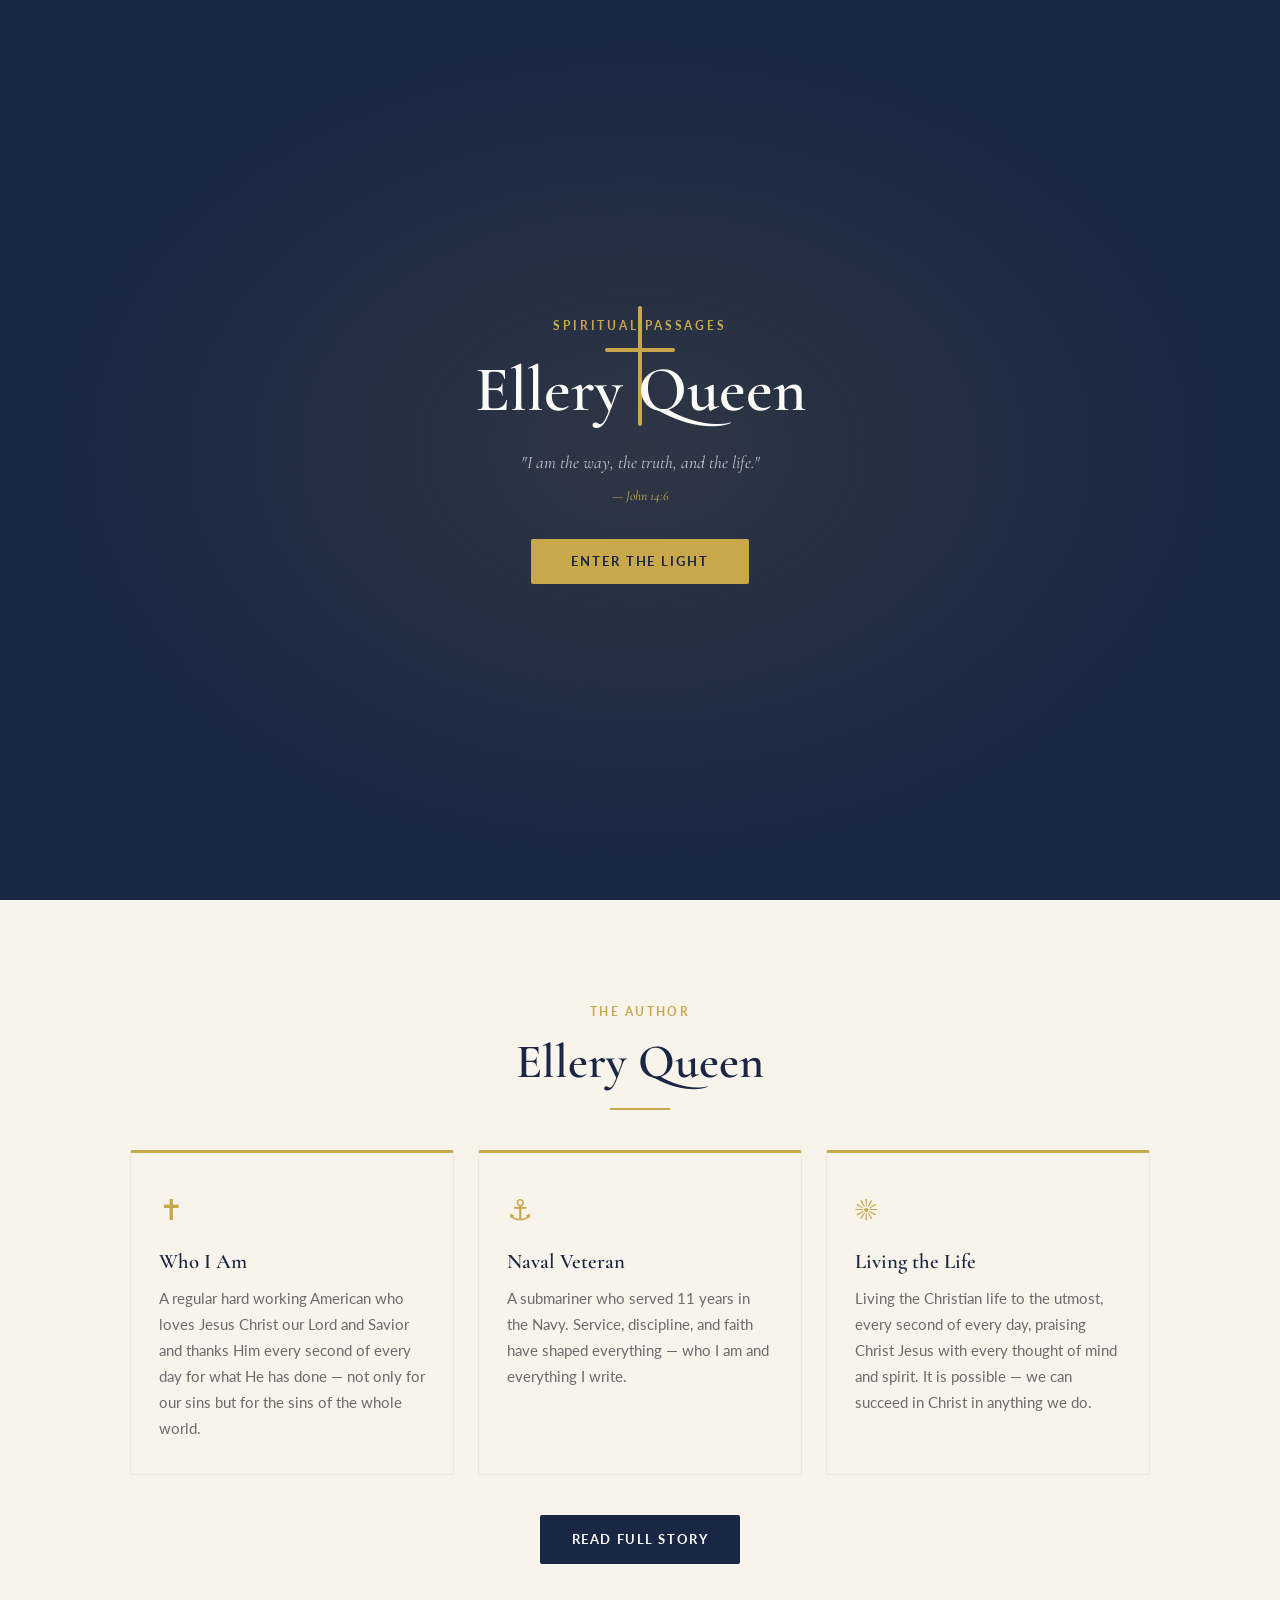
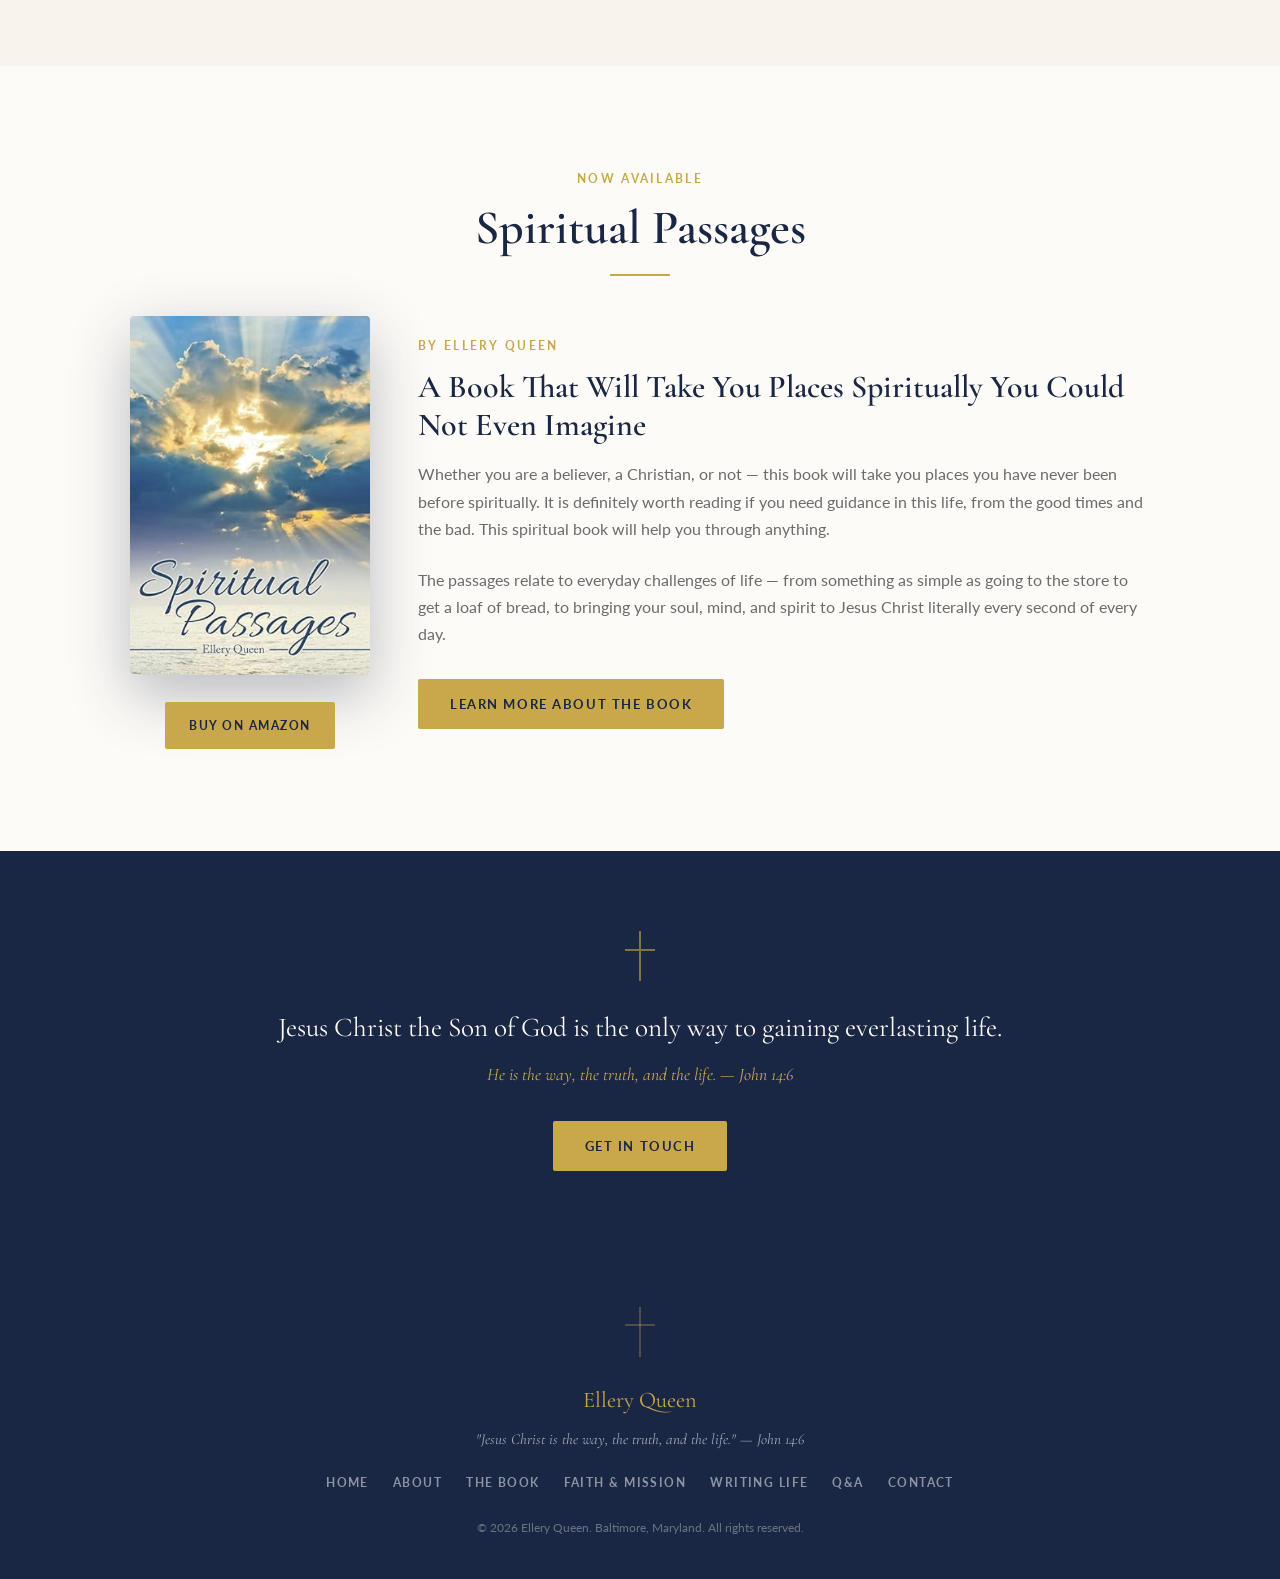
<file: index.html>
<!DOCTYPE html>
<html lang="en">
<head>
  <meta charset="UTF-8" />
  <meta name="viewport" content="width=device-width, initial-scale=1.0" />
  <title>Ellery Queen — Spiritual Passages</title>
  <link rel="preconnect" href="https://fonts.googleapis.com" />
  <link rel="preconnect" href="https://fonts.gstatic.com" crossorigin />
  <link href="https://fonts.googleapis.com/css2?family=Cormorant+Garamond:ital,wght@0,300;0,400;0,600;0,700;1,300;1,400&family=Lato:wght@300;400;700&display=swap" rel="stylesheet" />
  <link rel="stylesheet" href="style.css" />
</head>
<body>

  <!-- ========== INTRO SCREEN ========== -->
  <div id="intro-screen" aria-hidden="true">
    <div class="intro-cross"></div>
    <div class="intro-rays"></div>
    <div class="intro-content">
      <p class="intro-eyebrow">Spiritual Passages</p>
      <h1 class="intro-title">Ellery Queen</h1>
      <p class="intro-verse">"I am the way, the truth, and the life."<br><span>— John 14:6</span></p>
      <button class="intro-btn" id="intro-enter">Enter the Light</button>
    </div>
  </div>

  <!-- ========== NAVIGATION ========== -->
  <header id="site-header">
    <nav class="nav-container">
      <a href="index.html" class="nav-logo">Ellery Queen</a>
      <button class="nav-toggle" id="nav-toggle" aria-label="Open menu">
        <span></span><span></span><span></span>
      </button>
      <ul class="nav-links" id="nav-links">
        <li><a href="index.html"   class="nav-link">Home</a></li>
        <li><a href="about.html"   class="nav-link">About</a></li>
        <li><a href="book.html"    class="nav-link">The Book</a></li>
        <li><a href="faith.html"   class="nav-link">Faith &amp; Mission</a></li>
        <li><a href="writing.html" class="nav-link">Writing Life</a></li>
        <li><a href="qa.html"      class="nav-link">Q&amp;A</a></li>
        <li><a href="contact.html" class="nav-link">Contact</a></li>
      </ul>
    </nav>
  </header>

  <!-- ========== HOME / HERO ========== -->
  <section id="home" class="section hero-section">
    <div class="hero-bg-cross" aria-hidden="true"></div>
    <div class="hero-glow" aria-hidden="true"></div>
    <div class="container hero-content fade-in">
      <p class="section-eyebrow">Baltimore, Maryland</p>
      <h1 class="hero-heading">Spirit-Led Words<br>for Every Season of Life</h1>
      <p class="hero-tagline">
        "Jesus Christ the Son of God is the only way to gaining everlasting life —<br class="desktop-br">
        He is the way, the truth, and the life."
      </p>
      <div class="hero-cta">
        <a href="book.html" class="btn btn-primary">Discover the Book</a>
        <a href="about.html" class="btn btn-ghost">Meet the Author</a>
      </div>
    </div>
    <div class="scroll-hint" aria-hidden="true"><span></span></div>
  </section>

  <!-- ========== HOME PREVIEW — ABOUT ========== -->
  <section class="section" style="background:var(--ivory);">
    <div class="container">
      <div class="section-header fade-in">
        <p class="section-eyebrow">The Author</p>
        <h2 class="section-title">Ellery Queen</h2>
        <div class="section-divider"></div>
      </div>
      <div style="display:grid;grid-template-columns:repeat(auto-fit,minmax(260px,1fr));gap:1.5rem;margin-bottom:2.5rem;">
        <div class="about-card fade-in">
          <div class="card-icon">✝</div>
          <h3>Who I Am</h3>
          <p>A regular hard working American who loves Jesus Christ our Lord and Savior and thanks Him every second of every day for what He has done — not only for our sins but for the sins of the whole world.</p>
        </div>
        <div class="about-card fade-in">
          <div class="card-icon">⚓</div>
          <h3>Naval Veteran</h3>
          <p>A submariner who served 11 years in the Navy. Service, discipline, and faith have shaped everything — who I am and everything I write.</p>
        </div>
        <div class="about-card fade-in">
          <div class="card-icon">☀</div>
          <h3>Living the Life</h3>
          <p>Living the Christian life to the utmost, every second of every day, praising Christ Jesus with every thought of mind and spirit. It is possible — we can succeed in Christ in anything we do.</p>
        </div>
      </div>
      <div class="fade-in" style="text-align:center;">
        <a href="about.html" class="btn btn-navy">Read Full Story</a>
      </div>
    </div>
  </section>

  <!-- ========== HOME PREVIEW — BOOK ========== -->
  <section class="section" style="background:var(--white);">
    <div class="container">
      <div class="section-header fade-in">
        <p class="section-eyebrow">Now Available</p>
        <h2 class="section-title">Spiritual Passages</h2>
        <div class="section-divider"></div>
      </div>
      <div style="display:grid;grid-template-columns:240px 1fr;gap:3rem;align-items:center;" class="fade-in book-home-grid">
        <div style="text-align:center;">
        <img src="book_ellery.png" alt="Spiritual Passages by Ellery Queen — book cover" class="book-cover-img" />          <a href="https://www.amazon.com/Spiritual-Passages-Ellery-Queen/dp/1512717398/ref=sr_1_1?crid=UB8PMF33KV1C&dib=eyJ2IjoiMSJ9.Ekj20Jxl6ONsqxh_ZAB57diwcQUvYFWXKinssCANlqWuHlGysTD9eCAnIQLYgIJx.tKe3kzx_t9GOrgEgv1a1AWQJ4JK5-DRQQ_-D0AQBu4o&dib_tag=se&keywords=Spiritual+Passages+ellery&qid=1764853674&s=books&sprefix=spiritual+passages+eller,stripbooks-intl-ship,267&sr=1-1" target="_blank" rel="noopener" class="buy-btn" style="display:inline-block;margin-top:1.25rem;">Buy on Amazon</a>
        </div>
        <div>
          <p class="section-eyebrow" style="text-align:left;">By Ellery Queen</p>
          <h3 style="font-family:var(--serif);font-size:clamp(1.4rem,2.5vw,2rem);color:var(--navy);margin-bottom:1rem;">A Book That Will Take You Places Spiritually You Could Not Even Imagine</h3>
          <p style="color:var(--muted);margin-bottom:1.5rem;">Whether you are a believer, a Christian, or not — this book will take you places you have never been before spiritually. It is definitely worth reading if you need guidance in this life, from the good times and the bad. This spiritual book will help you through anything.</p>
          <p style="color:var(--muted);margin-bottom:2rem;">The passages relate to everyday challenges of life — from something as simple as going to the store to get a loaf of bread, to bringing your soul, mind, and spirit to Jesus Christ literally every second of every day.</p>
          <a href="book.html" class="btn btn-primary">Learn More About the Book</a>
        </div>
      </div>
    </div>
  </section>

  <!-- ========== HOME — TAGLINE ========== -->
  <section class="section faith-section" style="padding:5rem 0;">
    <div class="container">
      <div class="tagline-banner fade-in" style="border-top:none;padding-top:0;">
        <div class="tagline-cross" aria-hidden="true"></div>
        <p class="tagline-main">Jesus Christ the Son of God is the only way to gaining everlasting life.</p>
        <p class="tagline-sub">He is the way, the truth, and the life. — John 14:6</p>
        <div style="margin-top:2rem;">
          <a href="contact.html" class="btn btn-primary">Get in Touch</a>
        </div>
      </div>
    </div>
  </section>

  <!-- ========== FOOTER ========== -->
  <footer class="site-footer">
    <div class="container footer-inner">
      <div class="footer-cross" aria-hidden="true"></div>
      <p class="footer-name">Ellery Queen</p>
      <p class="footer-tagline">"Jesus Christ is the way, the truth, and the life." — John 14:6</p>
      <nav class="footer-nav" aria-label="Footer navigation">
        <a href="index.html">Home</a>
        <a href="about.html">About</a>
        <a href="book.html">The Book</a>
        <a href="faith.html">Faith &amp; Mission</a>
        <a href="writing.html">Writing Life</a>
        <a href="qa.html">Q&amp;A</a>
        <a href="contact.html">Contact</a>
      </nav>
      <p class="footer-copy">&copy; <span id="footer-year"></span> Ellery Queen. Baltimore, Maryland. All rights reserved.</p>
    </div>
  </footer>

  <style>
    @media (max-width: 700px) {
      .book-home-grid { grid-template-columns: 1fr !important; }
    }
  </style>

  <script src="script.js"></script>
</body>
</html>
</file>
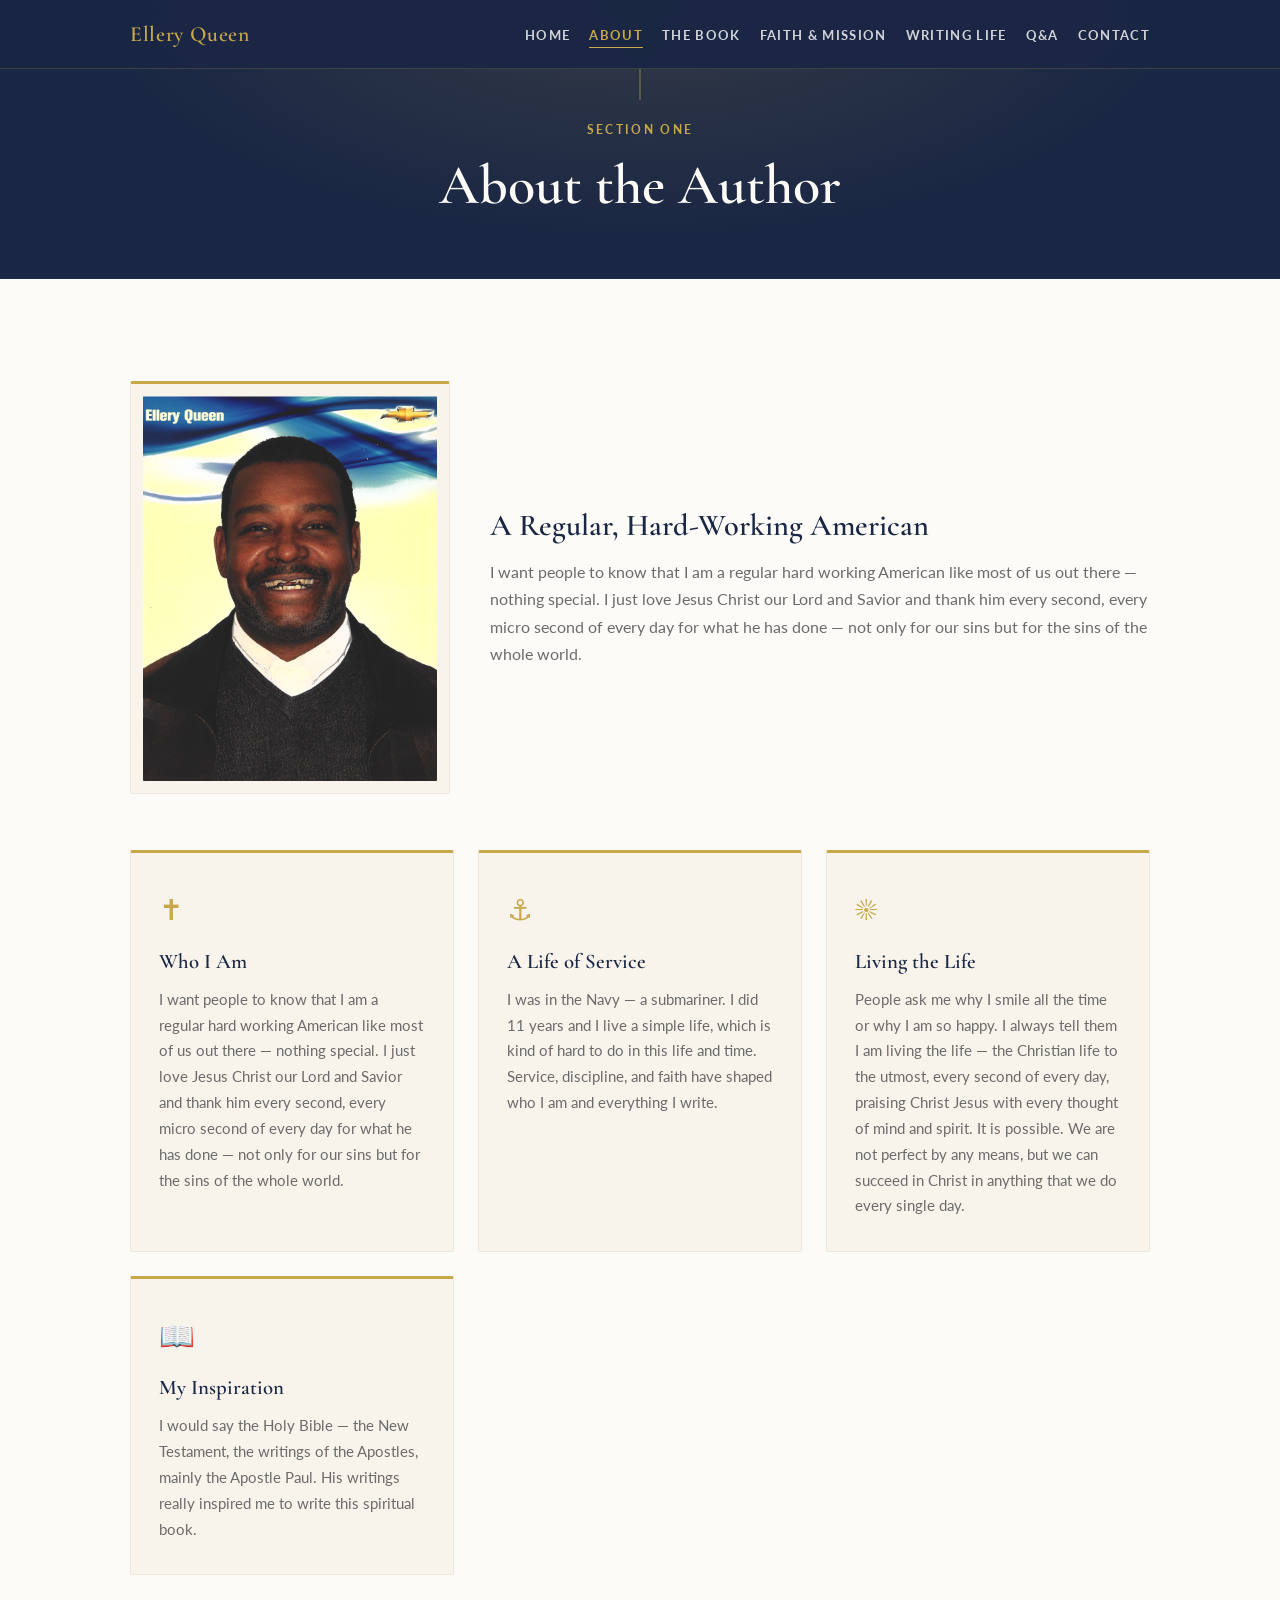
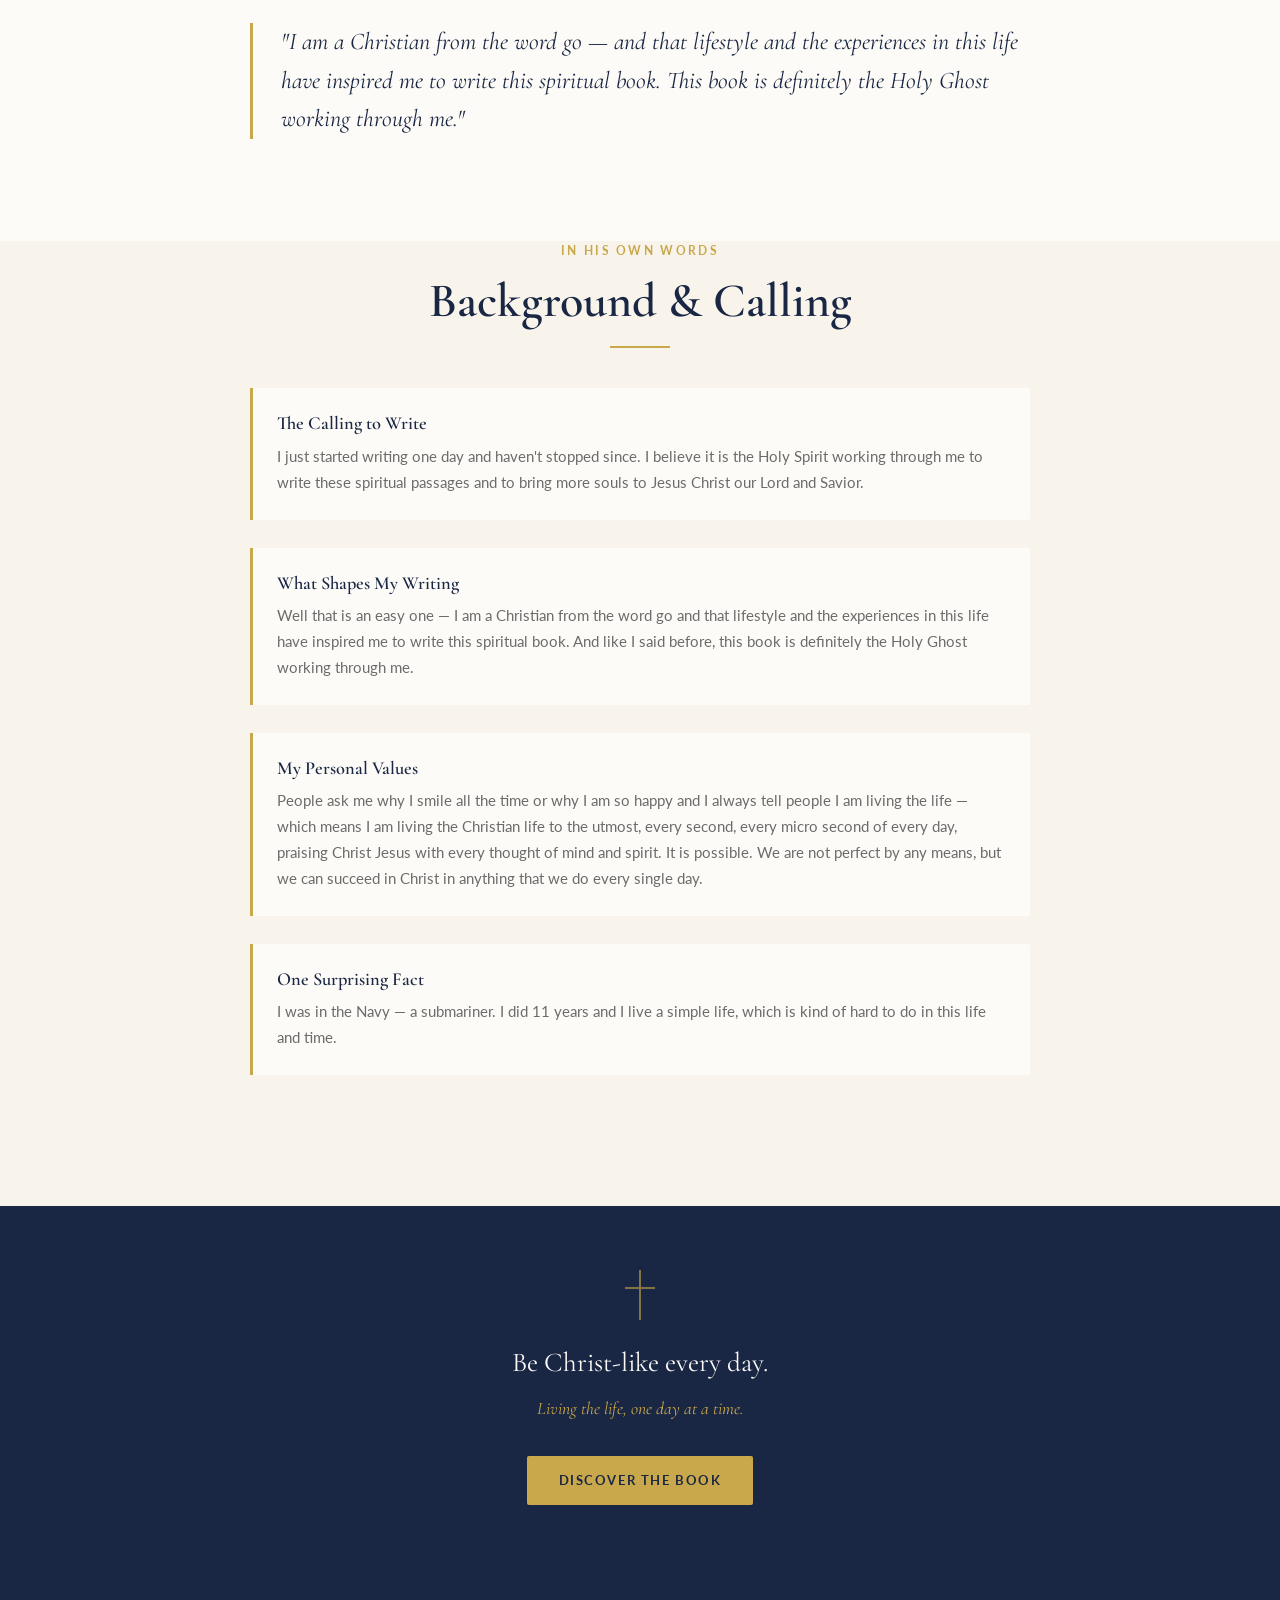
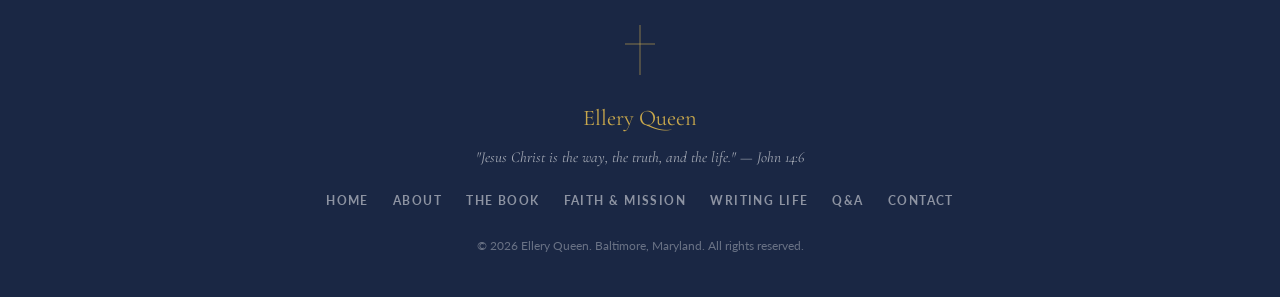
<file: about.html>
<!DOCTYPE html>
<html lang="en">
<head>
  <meta charset="UTF-8" />
  <meta name="viewport" content="width=device-width, initial-scale=1.0" />
  <title>About — Ellery Queen</title>
  <link rel="preconnect" href="https://fonts.googleapis.com" />
  <link rel="preconnect" href="https://fonts.gstatic.com" crossorigin />
  <link href="https://fonts.googleapis.com/css2?family=Cormorant+Garamond:ital,wght@0,300;0,400;0,600;0,700;1,300;1,400&family=Lato:wght@300;400;700&display=swap" rel="stylesheet" />
  <link rel="stylesheet" href="style.css" />
</head>
<body>

  <!-- ========== NAVIGATION ========== -->
  <header id="site-header">
    <nav class="nav-container">
      <a href="index.html" class="nav-logo">Ellery Queen</a>
      <button class="nav-toggle" id="nav-toggle" aria-label="Open menu">
        <span></span><span></span><span></span>
      </button>
      <ul class="nav-links" id="nav-links">
        <li><a href="index.html"   class="nav-link">Home</a></li>
        <li><a href="about.html"   class="nav-link">About</a></li>
        <li><a href="book.html"    class="nav-link">The Book</a></li>
        <li><a href="faith.html"   class="nav-link">Faith &amp; Mission</a></li>
        <li><a href="writing.html" class="nav-link">Writing Life</a></li>
        <li><a href="qa.html"      class="nav-link">Q&amp;A</a></li>
        <li><a href="contact.html" class="nav-link">Contact</a></li>
      </ul>
    </nav>
  </header>

  <!-- ========== PAGE HERO ========== -->
  <div class="page-hero">
    <div class="page-hero-cross" aria-hidden="true"></div>
    <div class="container">
      <p class="section-eyebrow">Section One</p>
      <h1>About the Author</h1>
    </div>
  </div>

  <!-- ========== ABOUT ========== -->
  <section class="section about-section" style="background:var(--white);">
    <div class="container">

      <!-- Author Portrait + Intro -->
      <div class="author-intro fade-in">
        <div>
          <div class="author-portrait-frame">
            <img src="g2.png" alt="Ellery Queen, author" />
          </div>
        </div>
        <div class="author-intro-text">
          <h2>A Regular, Hard-Working American</h2>
          <p>I want people to know that I am a regular hard working American like most of us out there — nothing special. I just love Jesus Christ our Lord and Savior and thank him every second, every micro second of every day for what he has done — not only for our sins but for the sins of the whole world.</p>
        </div>
      </div>

      <div class="about-grid">
        <div class="about-card fade-in">
          <div class="card-icon">✝</div>
          <h3>Who I Am</h3>
          <p>I want people to know that I am a regular hard working American like most of us out there — nothing special. I just love Jesus Christ our Lord and Savior and thank him every second, every micro second of every day for what he has done — not only for our sins but for the sins of the whole world.</p>
        </div>

        <div class="about-card fade-in">
          <div class="card-icon">⚓</div>
          <h3>A Life of Service</h3>
          <p>I was in the Navy — a submariner. I did 11 years and I live a simple life, which is kind of hard to do in this life and time. Service, discipline, and faith have shaped who I am and everything I write.</p>
        </div>

        <div class="about-card fade-in">
          <div class="card-icon">☀</div>
          <h3>Living the Life</h3>
          <p>People ask me why I smile all the time or why I am so happy. I always tell them I am living the life — the Christian life to the utmost, every second of every day, praising Christ Jesus with every thought of mind and spirit. It is possible. We are not perfect by any means, but we can succeed in Christ in anything that we do every single day.</p>
        </div>

        <div class="about-card fade-in">
          <div class="card-icon">📖</div>
          <h3>My Inspiration</h3>
          <p>I would say the Holy Bible — the New Testament, the writings of the Apostles, mainly the Apostle Paul. His writings really inspired me to write this spiritual book.</p>
        </div>
      </div>

      <div class="about-extended fade-in" style="margin-top:3rem;">
        <blockquote class="pull-quote">
          "I am a Christian from the word go — and that lifestyle and the experiences in this life have inspired me to write this spiritual book. This book is definitely the Holy Ghost working through me."
        </blockquote>
      </div>

    </div>
  </section>

  <!-- ========== PERSONAL BACKGROUND ========== -->
  <section class="section" style="background:var(--ivory);padding-top:0;">
    <div class="container">
      <div class="section-header fade-in" style="margin-bottom:2.5rem;">
        <p class="section-eyebrow">In His Own Words</p>
        <h2 class="section-title">Background &amp; Calling</h2>
        <div class="section-divider"></div>
      </div>

      <div style="max-width:780px;margin:0 auto;">

        <div class="book-promise fade-in" style="margin-bottom:1.75rem;">
          <h4>The Calling to Write</h4>
          <p>I just started writing one day and haven't stopped since. I believe it is the Holy Spirit working through me to write these spiritual passages and to bring more souls to Jesus Christ our Lord and Savior.</p>
        </div>

        <div class="book-promise fade-in" style="margin-bottom:1.75rem;">
          <h4>What Shapes My Writing</h4>
          <p>Well that is an easy one — I am a Christian from the word go and that lifestyle and the experiences in this life have inspired me to write this spiritual book. And like I said before, this book is definitely the Holy Ghost working through me.</p>
        </div>

        <div class="book-promise fade-in" style="margin-bottom:1.75rem;">
          <h4>My Personal Values</h4>
          <p>People ask me why I smile all the time or why I am so happy and I always tell people I am living the life — which means I am living the Christian life to the utmost, every second, every micro second of every day, praising Christ Jesus with every thought of mind and spirit. It is possible. We are not perfect by any means, but we can succeed in Christ in anything that we do every single day.</p>
        </div>

        <div class="book-promise fade-in">
          <h4>One Surprising Fact</h4>
          <p>I was in the Navy — a submariner. I did 11 years and I live a simple life, which is kind of hard to do in this life and time.</p>
        </div>

      </div>
    </div>
  </section>

  <!-- ========== CTA ========== -->
  <section class="section faith-section" style="padding:4rem 0;">
    <div class="container" style="text-align:center;">
      <div class="fade-in">
        <div class="tagline-cross" aria-hidden="true" style="margin:0 auto 1.25rem;"></div>
        <p class="tagline-main">Be Christ-like every day.</p>
        <p class="tagline-sub" style="margin-bottom:2rem;">Living the life, one day at a time.</p>
        <a href="book.html" class="btn btn-primary">Discover the Book</a>
      </div>
    </div>
  </section>

  <!-- ========== FOOTER ========== -->
  <footer class="site-footer">
    <div class="container footer-inner">
      <div class="footer-cross" aria-hidden="true"></div>
      <p class="footer-name">Ellery Queen</p>
      <p class="footer-tagline">"Jesus Christ is the way, the truth, and the life." — John 14:6</p>
      <nav class="footer-nav" aria-label="Footer navigation">
        <a href="index.html">Home</a>
        <a href="about.html">About</a>
        <a href="book.html">The Book</a>
        <a href="faith.html">Faith &amp; Mission</a>
        <a href="writing.html">Writing Life</a>
        <a href="qa.html">Q&amp;A</a>
        <a href="contact.html">Contact</a>
      </nav>
      <p class="footer-copy">&copy; <span id="footer-year"></span> Ellery Queen. Baltimore, Maryland. All rights reserved.</p>
    </div>
  </footer>

  <script src="script.js"></script>
</body>
</html>
</file>
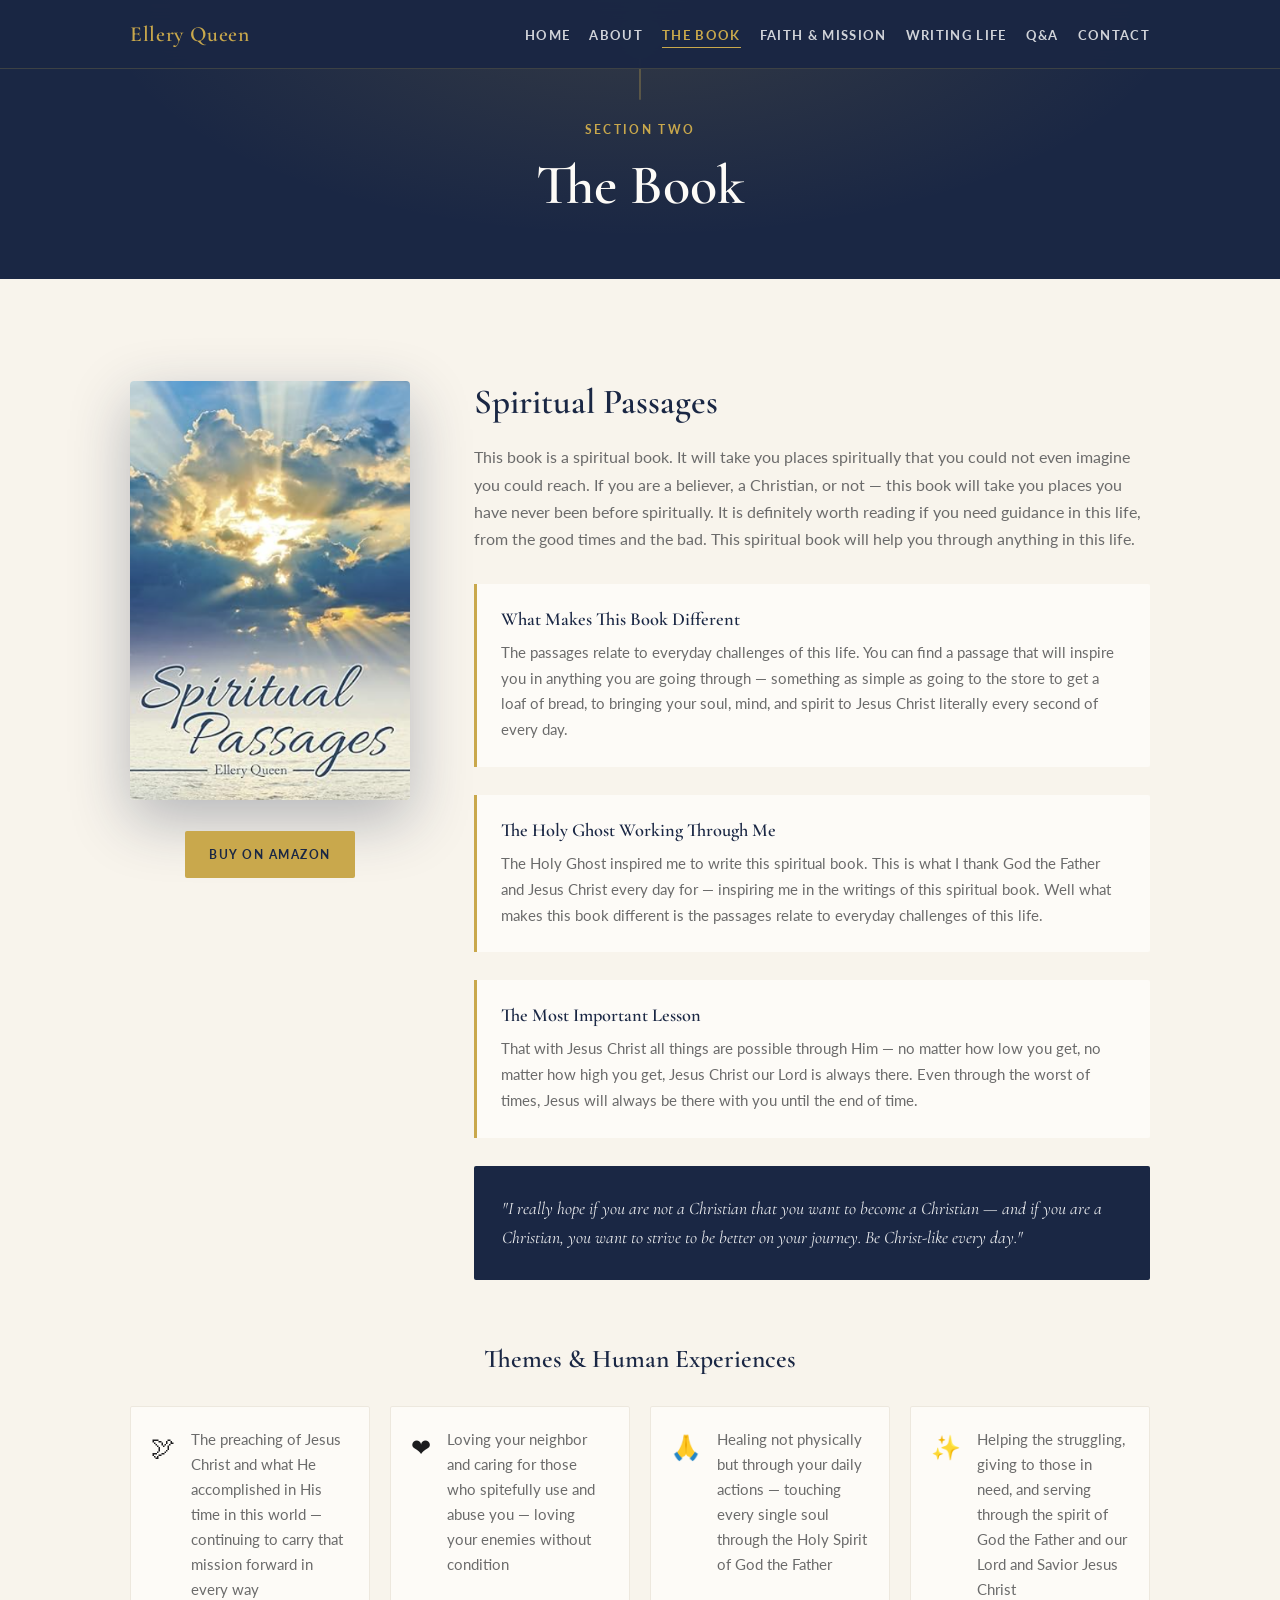
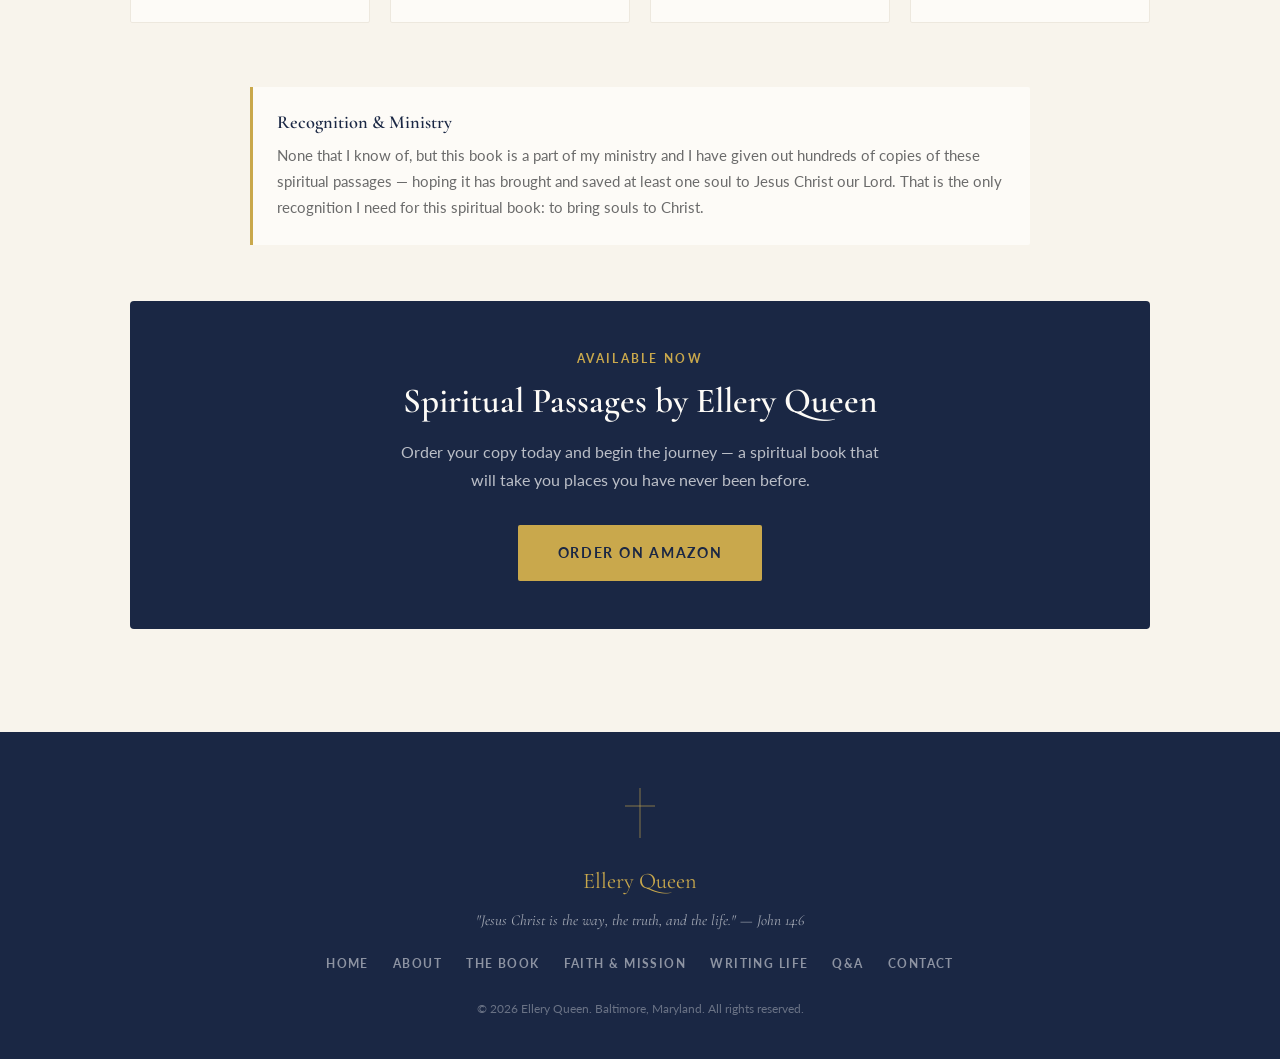
<file: book.html>
<!DOCTYPE html>
<html lang="en">
<head>
  <meta charset="UTF-8" />
  <meta name="viewport" content="width=device-width, initial-scale=1.0" />
  <title>The Book — Ellery Queen</title>
  <link rel="preconnect" href="https://fonts.googleapis.com" />
  <link rel="preconnect" href="https://fonts.gstatic.com" crossorigin />
  <link href="https://fonts.googleapis.com/css2?family=Cormorant+Garamond:ital,wght@0,300;0,400;0,600;0,700;1,300;1,400&family=Lato:wght@300;400;700&display=swap" rel="stylesheet" />
  <link rel="stylesheet" href="style.css" />
</head>
<body>

  <!-- ========== NAVIGATION ========== -->
  <header id="site-header">
    <nav class="nav-container">
      <a href="index.html" class="nav-logo">Ellery Queen</a>
      <button class="nav-toggle" id="nav-toggle" aria-label="Open menu">
        <span></span><span></span><span></span>
      </button>
      <ul class="nav-links" id="nav-links">
        <li><a href="index.html"   class="nav-link">Home</a></li>
        <li><a href="about.html"   class="nav-link">About</a></li>
        <li><a href="book.html"    class="nav-link">The Book</a></li>
        <li><a href="faith.html"   class="nav-link">Faith &amp; Mission</a></li>
        <li><a href="writing.html" class="nav-link">Writing Life</a></li>
        <li><a href="qa.html"      class="nav-link">Q&amp;A</a></li>
        <li><a href="contact.html" class="nav-link">Contact</a></li>
      </ul>
    </nav>
  </header>

  <!-- ========== PAGE HERO ========== -->
  <div class="page-hero">
    <div class="page-hero-cross" aria-hidden="true"></div>
    <div class="container">
      <p class="section-eyebrow">Section Two</p>
      <h1>The Book</h1>
    </div>
  </div>

  <!-- ========== BOOK FEATURE ========== -->
  <section class="section book-section">
    <div class="book-bg-light" aria-hidden="true"></div>
    <div class="container">

      <div class="book-feature fade-in">
        <div class="book-cover-wrapper">
        <img src="book_ellery.png" alt="Spiritual Passages by Ellery Queen — book cover" class="book-cover-img" />          <a href="https://www.amazon.com/Spiritual-Passages-Ellery-Queen/dp/1512717398/ref=sr_1_1?crid=UB8PMF33KV1C&dib=eyJ2IjoiMSJ9.Ekj20Jxl6ONsqxh_ZAB57diwcQUvYFWXKinssCANlqWuHlGysTD9eCAnIQLYgIJx.tKe3kzx_t9GOrgEgv1a1AWQJ4JK5-DRQQ_-D0AQBu4o&dib_tag=se&keywords=Spiritual+Passages+ellery&qid=1764853674&s=books&sprefix=spiritual+passages+eller,stripbooks-intl-ship,267&sr=1-1"
             target="_blank" rel="noopener" class="buy-btn">Buy on Amazon</a>
        </div>
        <div class="book-details">
          <h3 class="book-subtitle">Spiritual Passages</h3>

          <p class="book-desc">This book is a spiritual book. It will take you places spiritually that you could not even imagine you could reach. If you are a believer, a Christian, or not — this book will take you places you have never been before spiritually. It is definitely worth reading if you need guidance in this life, from the good times and the bad. This spiritual book will help you through anything in this life.</p>

          <div class="book-promise">
            <h4>What Makes This Book Different</h4>
            <p>The passages relate to everyday challenges of this life. You can find a passage that will inspire you in anything you are going through — something as simple as going to the store to get a loaf of bread, to bringing your soul, mind, and spirit to Jesus Christ literally every second of every day.</p>
          </div>

          <div class="book-promise">
            <h4>The Holy Ghost Working Through Me</h4>
            <p>The Holy Ghost inspired me to write this spiritual book. This is what I thank God the Father and Jesus Christ every day for — inspiring me in the writings of this spiritual book. Well what makes this book different is the passages relate to everyday challenges of this life.</p>
          </div>

          <div class="book-promise">
            <h4>The Most Important Lesson</h4>
            <p>That with Jesus Christ all things are possible through Him — no matter how low you get, no matter how high you get, Jesus Christ our Lord is always there. Even through the worst of times, Jesus will always be there with you until the end of time.</p>
          </div>

          <div class="book-hope fade-in">
            <p class="hope-text">"I really hope if you are not a Christian that you want to become a Christian — and if you are a Christian, you want to strive to be better on your journey. Be Christ-like every day."</p>
          </div>
        </div>
      </div>

      <!-- THEMES -->
      <div class="book-themes fade-in" style="margin-top:4rem;">
        <h3 class="themes-heading">Themes &amp; Human Experiences</h3>
        <div class="themes-grid">
          <div class="theme-item">
            <span class="theme-icon">🕊</span>
            <p>The preaching of Jesus Christ and what He accomplished in His time in this world — continuing to carry that mission forward in every way</p>
          </div>
          <div class="theme-item">
            <span class="theme-icon">❤</span>
            <p>Loving your neighbor and caring for those who spitefully use and abuse you — loving your enemies without condition</p>
          </div>
          <div class="theme-item">
            <span class="theme-icon">🙏</span>
            <p>Healing not physically but through your daily actions — touching every single soul through the Holy Spirit of God the Father</p>
          </div>
          <div class="theme-item">
            <span class="theme-icon">✨</span>
            <p>Helping the struggling, giving to those in need, and serving through the spirit of God the Father and our Lord and Savior Jesus Christ</p>
          </div>
        </div>
      </div>

      <!-- RECOGNITION -->
      <div class="fade-in" style="margin-top:4rem;max-width:780px;margin-left:auto;margin-right:auto;">
        <div class="book-promise">
          <h4>Recognition &amp; Ministry</h4>
          <p>None that I know of, but this book is a part of my ministry and I have given out hundreds of copies of these spiritual passages — hoping it has brought and saved at least one soul to Jesus Christ our Lord. That is the only recognition I need for this spiritual book: to bring souls to Christ.</p>
        </div>
      </div>

      <!-- AMAZON CTA -->
      <div class="fade-in" style="text-align:center;margin-top:3.5rem;padding:3rem;background:var(--navy);border-radius:4px;">
        <p class="section-eyebrow">Available Now</p>
        <h3 style="font-family:var(--serif);font-size:clamp(1.5rem,3vw,2.2rem);color:var(--white);margin-bottom:1rem;">Spiritual Passages by Ellery Queen</h3>
        <p style="color:rgba(255,255,255,0.7);margin-bottom:2rem;max-width:500px;margin-left:auto;margin-right:auto;">Order your copy today and begin the journey — a spiritual book that will take you places you have never been before.</p>
        <a href="https://www.amazon.com/Spiritual-Passages-Ellery-Queen/dp/1512717398/ref=sr_1_1?crid=UB8PMF33KV1C&dib=eyJ2IjoiMSJ9.Ekj20Jxl6ONsqxh_ZAB57diwcQUvYFWXKinssCANlqWuHlGysTD9eCAnIQLYgIJx.tKe3kzx_t9GOrgEgv1a1AWQJ4JK5-DRQQ_-D0AQBu4o&dib_tag=se&keywords=Spiritual+Passages+ellery&qid=1764853674&s=books&sprefix=spiritual+passages+eller,stripbooks-intl-ship,267&sr=1-1"
           target="_blank" rel="noopener" class="btn btn-primary" style="font-size:0.9rem;padding:1rem 2.5rem;">Order on Amazon</a>
      </div>

    </div>
  </section>

  <!-- ========== FOOTER ========== -->
  <footer class="site-footer">
    <div class="container footer-inner">
      <div class="footer-cross" aria-hidden="true"></div>
      <p class="footer-name">Ellery Queen</p>
      <p class="footer-tagline">"Jesus Christ is the way, the truth, and the life." — John 14:6</p>
      <nav class="footer-nav" aria-label="Footer navigation">
        <a href="index.html">Home</a>
        <a href="about.html">About</a>
        <a href="book.html">The Book</a>
        <a href="faith.html">Faith &amp; Mission</a>
        <a href="writing.html">Writing Life</a>
        <a href="qa.html">Q&amp;A</a>
        <a href="contact.html">Contact</a>
      </nav>
      <p class="footer-copy">&copy; <span id="footer-year"></span> Ellery Queen. Baltimore, Maryland. All rights reserved.</p>
    </div>
  </footer>

  <script src="script.js"></script>
</body>
</html>
</file>
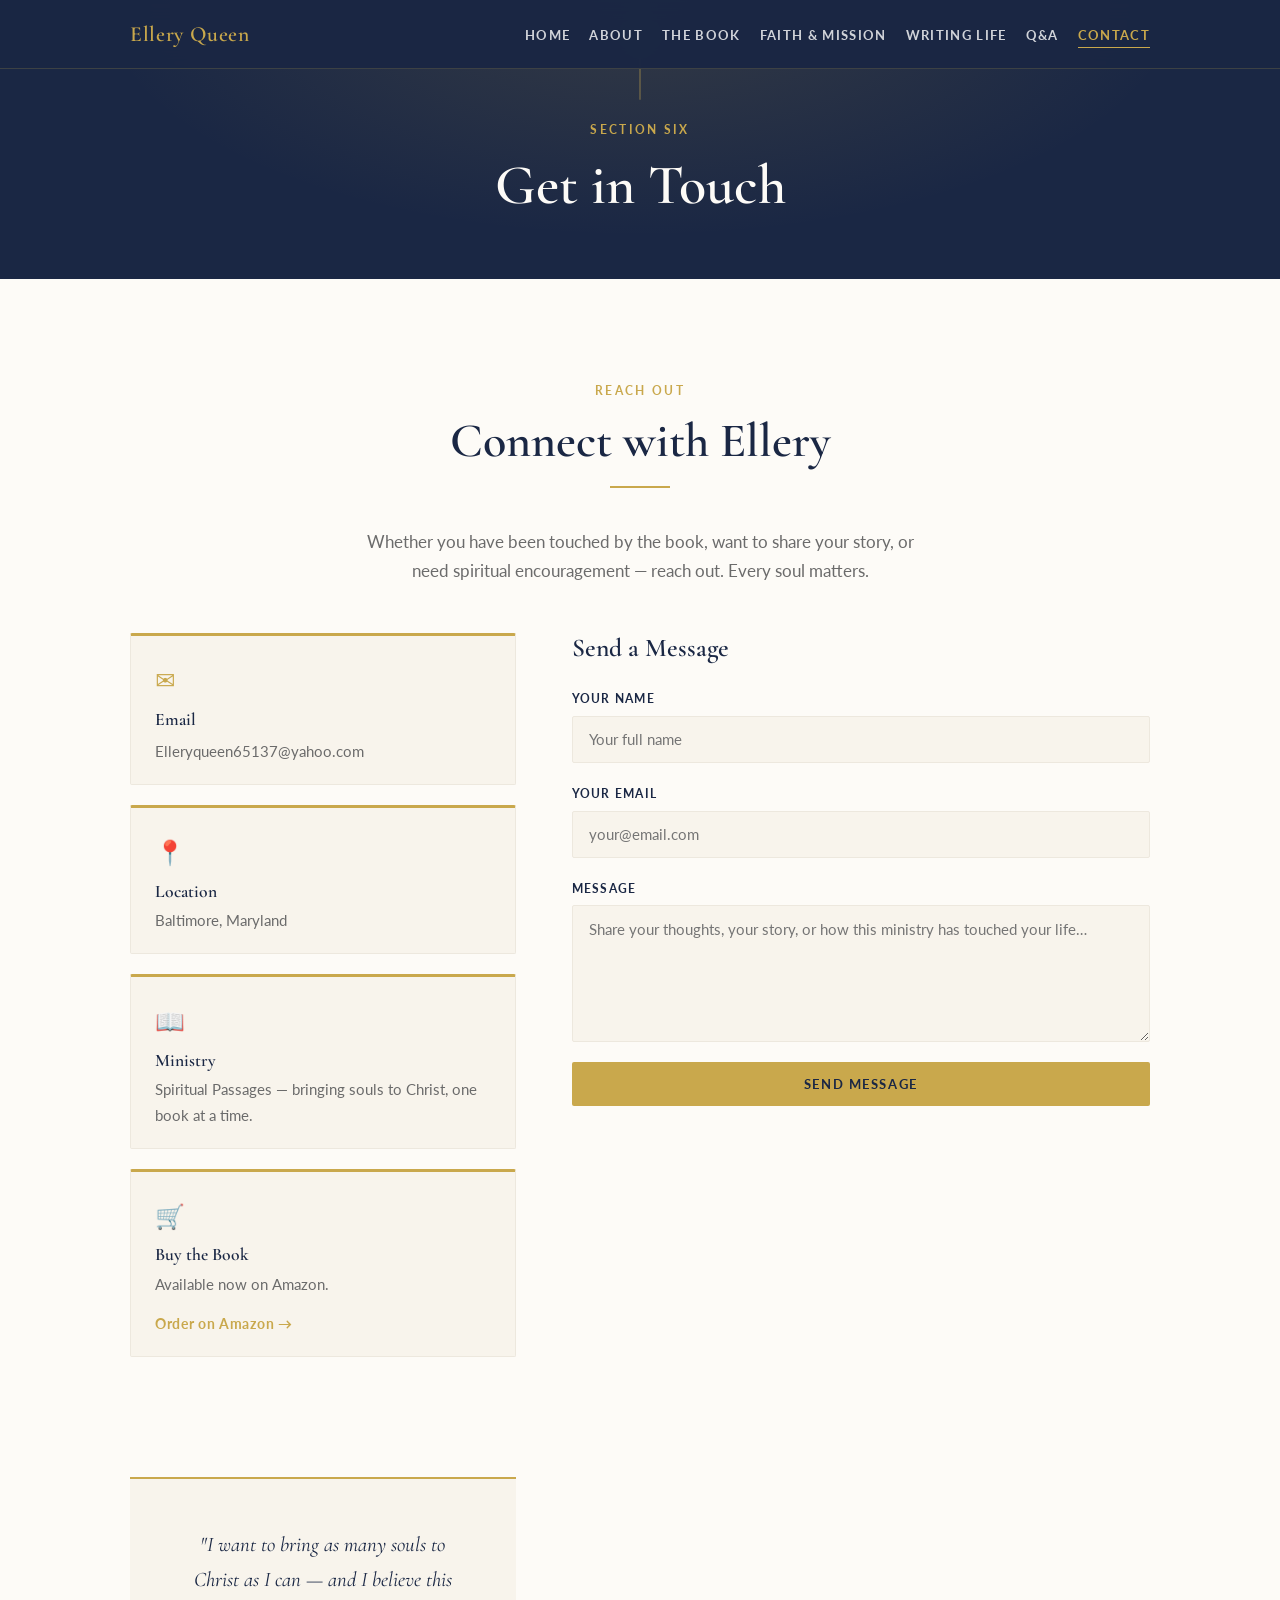
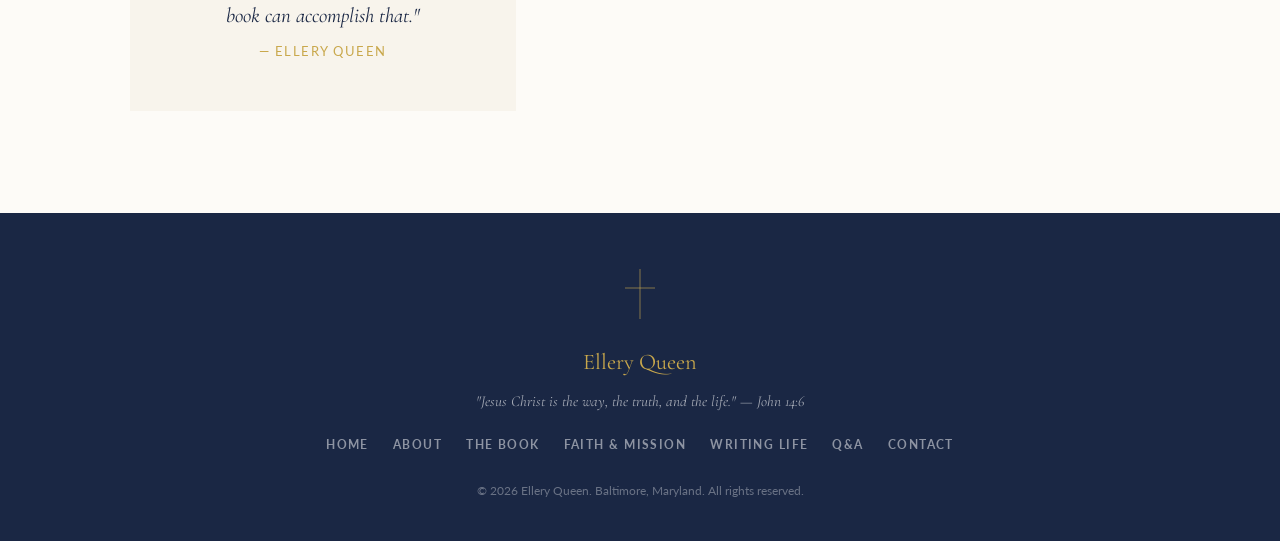
<file: contact.html>
<!DOCTYPE html>
<html lang="en">
<head>
  <meta charset="UTF-8" />
  <meta name="viewport" content="width=device-width, initial-scale=1.0" />
  <title>Contact — Ellery Queen</title>
  <link rel="preconnect" href="https://fonts.googleapis.com" />
  <link rel="preconnect" href="https://fonts.gstatic.com" crossorigin />
  <link href="https://fonts.googleapis.com/css2?family=Cormorant+Garamond:ital,wght@0,300;0,400;0,600;0,700;1,300;1,400&family=Lato:wght@300;400;700&display=swap" rel="stylesheet" />
  <link rel="stylesheet" href="style.css" />
</head>
<body>

  <!-- ========== NAVIGATION ========== -->
  <header id="site-header">
    <nav class="nav-container">
      <a href="index.html" class="nav-logo">Ellery Queen</a>
      <button class="nav-toggle" id="nav-toggle" aria-label="Open menu">
        <span></span><span></span><span></span>
      </button>
      <ul class="nav-links" id="nav-links">
        <li><a href="index.html"   class="nav-link">Home</a></li>
        <li><a href="about.html"   class="nav-link">About</a></li>
        <li><a href="book.html"    class="nav-link">The Book</a></li>
        <li><a href="faith.html"   class="nav-link">Faith &amp; Mission</a></li>
        <li><a href="writing.html" class="nav-link">Writing Life</a></li>
        <li><a href="qa.html"      class="nav-link">Q&amp;A</a></li>
        <li><a href="contact.html" class="nav-link">Contact</a></li>
      </ul>
    </nav>
  </header>

  <!-- ========== PAGE HERO ========== -->
  <div class="page-hero">
    <div class="page-hero-cross" aria-hidden="true"></div>
    <div class="container">
      <p class="section-eyebrow">Section Six</p>
      <h1>Get in Touch</h1>
    </div>
  </div>

  <!-- ========== CONTACT ========== -->
  <section class="section contact-section">
    <div class="container">

      <div class="section-header fade-in">
        <p class="section-eyebrow">Reach Out</p>
        <h2 class="section-title">Connect with Ellery</h2>
        <div class="section-divider"></div>
        <p class="section-intro">Whether you have been touched by the book, want to share your story, or need spiritual encouragement — reach out. Every soul matters.</p>
      </div>

      <div class="contact-layout fade-in" style="margin-top:3rem;">
        <div class="contact-info">
          <div class="contact-card">
            <span class="contact-icon">✉</span>
            <h3>Email</h3>
            <a href="mailto:Elleryqueen65137@yahoo.com">Elleryqueen65137@yahoo.com</a>
          </div>
          <div class="contact-card">
            <span class="contact-icon">📍</span>
            <h3>Location</h3>
            <p>Baltimore, Maryland</p>
          </div>
          <div class="contact-card">
            <span class="contact-icon">📖</span>
            <h3>Ministry</h3>
            <p>Spiritual Passages — bringing souls to Christ, one book at a time.</p>
          </div>
          <div class="contact-card">
            <span class="contact-icon">🛒</span>
            <h3>Buy the Book</h3>
            <p style="margin-bottom:0.75rem;">Available now on Amazon.</p>
            <a href="https://www.amazon.com/Spiritual-Passages-Ellery-Queen/dp/1512717398/ref=sr_1_1?crid=UB8PMF33KV1C&dib=eyJ2IjoiMSJ9.Ekj20Jxl6ONsqxh_ZAB57diwcQUvYFWXKinssCANlqWuHlGysTD9eCAnIQLYgIJx.tKe3kzx_t9GOrgEgv1a1AWQJ4JK5-DRQQ_-D0AQBu4o&dib_tag=se&keywords=Spiritual+Passages+ellery&qid=1764853674&s=books&sprefix=spiritual+passages+eller,stripbooks-intl-ship,267&sr=1-1"
               target="_blank" rel="noopener" style="color:var(--gold);font-weight:700;font-size:0.85rem;text-decoration:none;letter-spacing:0.05em;">Order on Amazon →</a>
          </div>
        </div>

            <div class="contact-message-box">
    <h3>Send a Message</h3>
    <form class="contact-form" id="contact-form" novalidate>
        <div class="form-group">
        <label for="cf-name">Your Name</label>
        <input type="text" id="cf-name" name="name" placeholder="Your full name" autocomplete="name" />
        </div>
        <div class="form-group">
        <label for="cf-email">Your Email</label>
        <input type="email" id="cf-email" name="email" placeholder="your@email.com" autocomplete="email" />
        </div>
        <div class="form-group">
        <label for="cf-message">Message</label>
        <textarea id="cf-message" name="message" rows="6" placeholder="Share your thoughts, your story, or how this ministry has touched your life…"></textarea>
        </div>
        <button type="submit" class="btn btn-primary btn-full">Send Message</button>
        <p class="form-note" id="form-status" aria-live="polite"></p>
    </form>
    </div>

      <!-- VERSE CLOSING -->
      <div class="fade-in" style="text-align:center;margin-top:4rem;padding:3rem;background:var(--ivory);border-top:2px solid var(--gold);">
        <p style="font-family:var(--serif);font-style:italic;font-size:1.3rem;color:var(--navy);margin-bottom:0.5rem;">"I want to bring as many souls to Christ as I can — and I believe this book can accomplish that."</p>
        <p style="font-family:var(--sans);font-size:0.8rem;letter-spacing:0.12em;text-transform:uppercase;color:var(--gold);">— Ellery Queen</p>
      </div>

    </div>
  </section>

  <!-- ========== FOOTER ========== -->
  <footer class="site-footer">
    <div class="container footer-inner">
      <div class="footer-cross" aria-hidden="true"></div>
      <p class="footer-name">Ellery Queen</p>
      <p class="footer-tagline">"Jesus Christ is the way, the truth, and the life." — John 14:6</p>
      <nav class="footer-nav" aria-label="Footer navigation">
        <a href="index.html">Home</a>
        <a href="about.html">About</a>
        <a href="book.html">The Book</a>
        <a href="faith.html">Faith &amp; Mission</a>
        <a href="writing.html">Writing Life</a>
        <a href="qa.html">Q&amp;A</a>
        <a href="contact.html">Contact</a>
      </nav>
      <p class="footer-copy">&copy; <span id="footer-year"></span> Ellery Queen. Baltimore, Maryland. All rights reserved.</p>
    </div>
  </footer>

  <script src="script.js"></script>
</body>
</html>
</file>
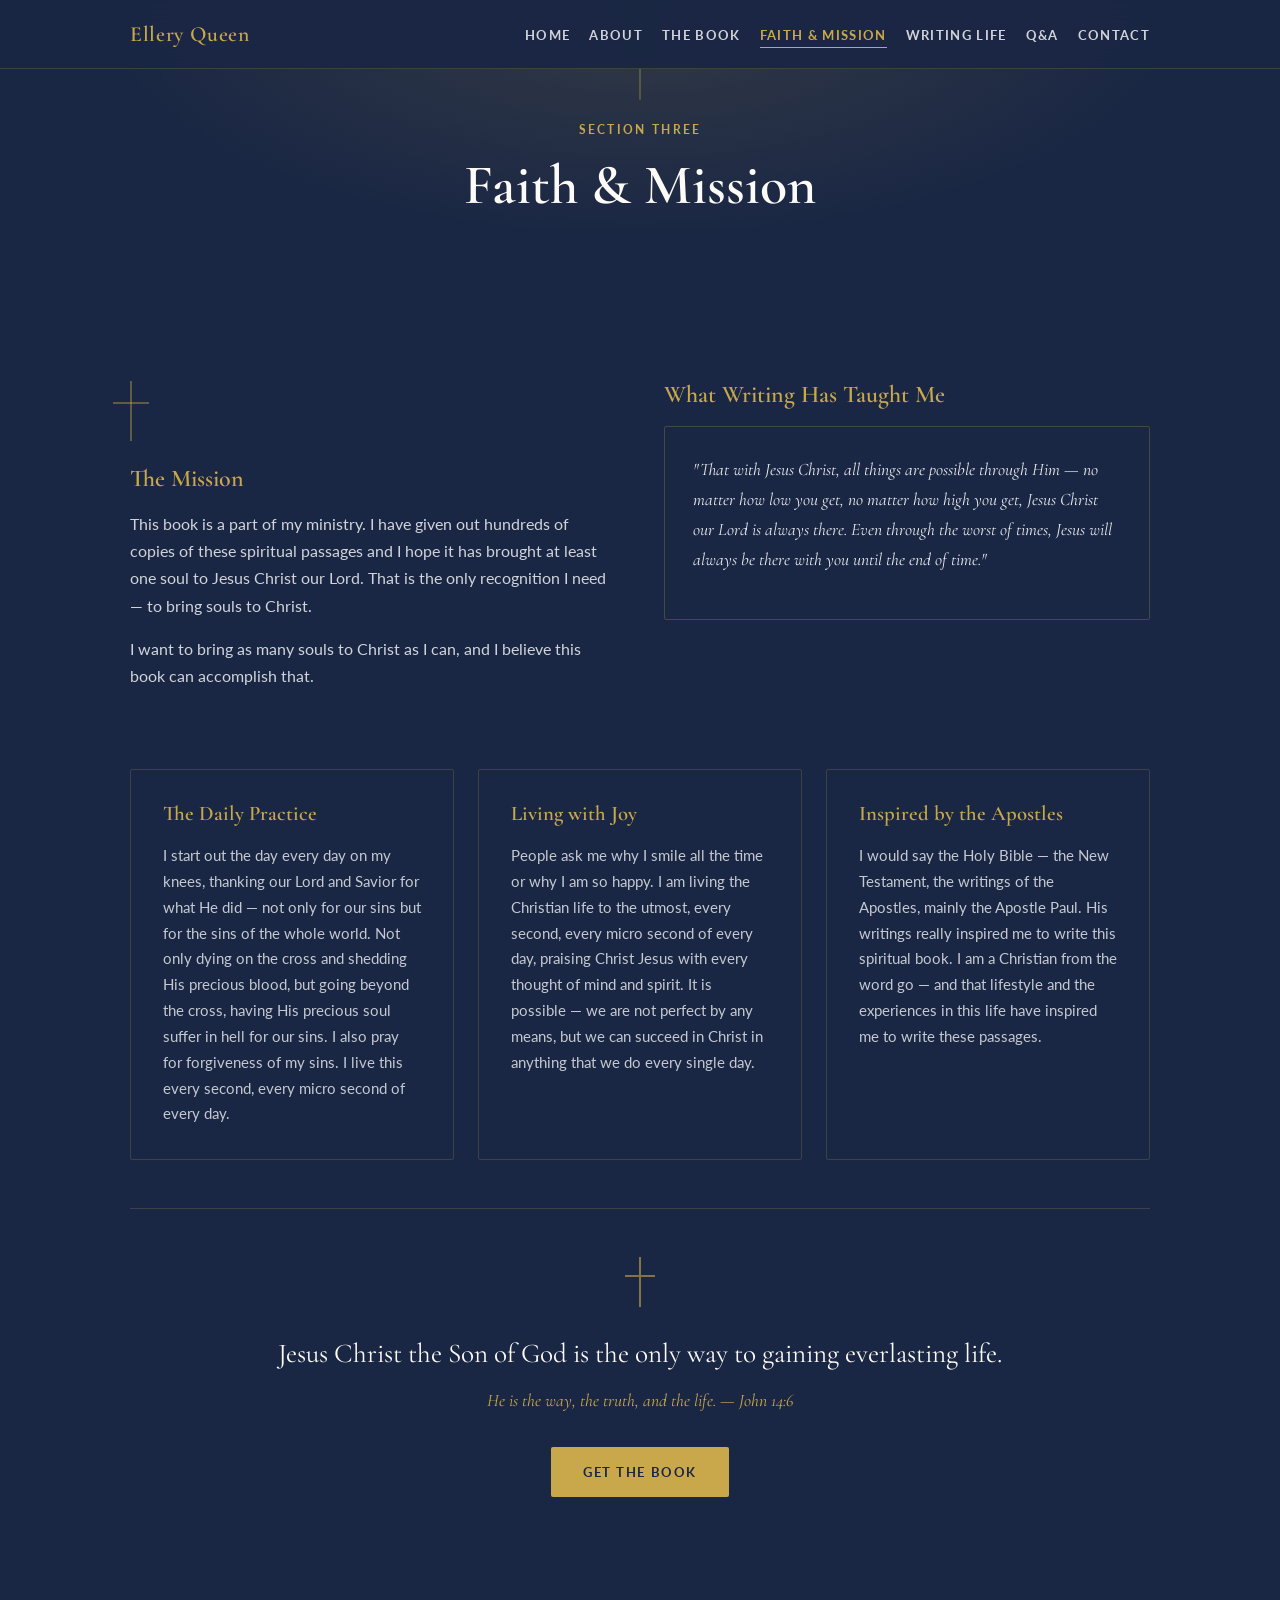
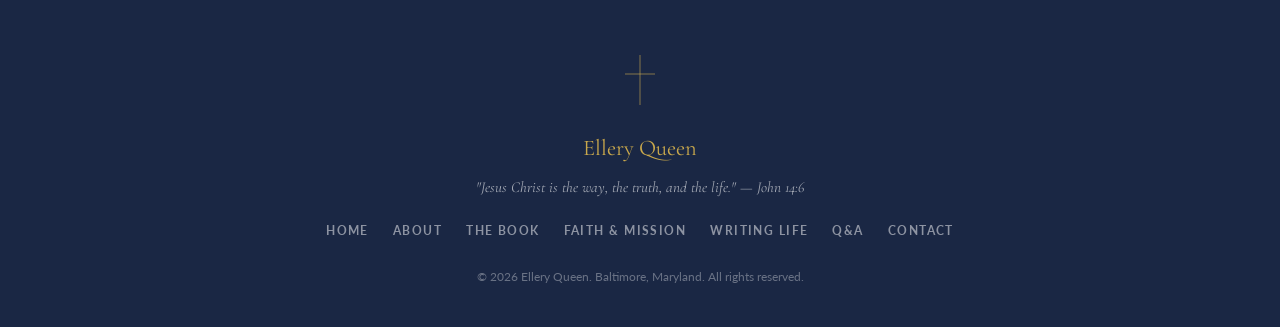
<file: faith.html>
<!DOCTYPE html>
<html lang="en">
<head>
  <meta charset="UTF-8" />
  <meta name="viewport" content="width=device-width, initial-scale=1.0" />
  <title>Faith &amp; Mission — Ellery Queen</title>
  <link rel="preconnect" href="https://fonts.googleapis.com" />
  <link rel="preconnect" href="https://fonts.gstatic.com" crossorigin />
  <link href="https://fonts.googleapis.com/css2?family=Cormorant+Garamond:ital,wght@0,300;0,400;0,600;0,700;1,300;1,400&family=Lato:wght@300;400;700&display=swap" rel="stylesheet" />
  <link rel="stylesheet" href="style.css" />
</head>
<body>

  <!-- ========== NAVIGATION ========== -->
  <header id="site-header">
    <nav class="nav-container">
      <a href="index.html" class="nav-logo">Ellery Queen</a>
      <button class="nav-toggle" id="nav-toggle" aria-label="Open menu">
        <span></span><span></span><span></span>
      </button>
      <ul class="nav-links" id="nav-links">
        <li><a href="index.html"   class="nav-link">Home</a></li>
        <li><a href="about.html"   class="nav-link">About</a></li>
        <li><a href="book.html"    class="nav-link">The Book</a></li>
        <li><a href="faith.html"   class="nav-link">Faith &amp; Mission</a></li>
        <li><a href="writing.html" class="nav-link">Writing Life</a></li>
        <li><a href="qa.html"      class="nav-link">Q&amp;A</a></li>
        <li><a href="contact.html" class="nav-link">Contact</a></li>
      </ul>
    </nav>
  </header>

  <!-- ========== PAGE HERO ========== -->
  <div class="page-hero">
    <div class="page-hero-cross" aria-hidden="true"></div>
    <div class="container">
      <p class="section-eyebrow">Section Three</p>
      <h1>Faith &amp; Mission</h1>
    </div>
  </div>

  <!-- ========== FAITH & MISSION ========== -->
  <section class="section faith-section">
    <div class="container">

      <div class="faith-layout">
        <div class="faith-verse-block fade-in">
          <div class="faith-cross-deco" aria-hidden="true"></div>
          <h3>The Mission</h3>
          <p>This book is a part of my ministry. I have given out hundreds of copies of these spiritual passages and I hope it has brought at least one soul to Jesus Christ our Lord. That is the only recognition I need — to bring souls to Christ.</p>
          <p>I want to bring as many souls to Christ as I can, and I believe this book can accomplish that.</p>
        </div>

        <div class="faith-lessons fade-in">
          <h3>What Writing Has Taught Me</h3>
          <div class="lesson-card">
            <p>"That with Jesus Christ, all things are possible through Him — no matter how low you get, no matter how high you get, Jesus Christ our Lord is always there. Even through the worst of times, Jesus will always be there with you until the end of time."</p>
          </div>
        </div>
      </div>

      <!-- DEEP FAITH BLOCKS -->
      <div style="display:grid;grid-template-columns:repeat(auto-fit,minmax(280px,1fr));gap:1.5rem;margin-bottom:3rem;" class="fade-in">

        <div style="border:1px solid rgba(201,168,76,0.2);padding:2rem;border-radius:2px;">
          <h3 style="font-family:var(--serif);font-size:1.3rem;color:var(--gold);margin-bottom:1rem;">The Daily Practice</h3>
          <p style="color:rgba(255,255,255,0.75);font-size:0.95rem;">I start out the day every day on my knees, thanking our Lord and Savior for what He did — not only for our sins but for the sins of the whole world. Not only dying on the cross and shedding His precious blood, but going beyond the cross, having His precious soul suffer in hell for our sins. I also pray for forgiveness of my sins. I live this every second, every micro second of every day.</p>
        </div>

        <div style="border:1px solid rgba(201,168,76,0.2);padding:2rem;border-radius:2px;">
          <h3 style="font-family:var(--serif);font-size:1.3rem;color:var(--gold);margin-bottom:1rem;">Living with Joy</h3>
          <p style="color:rgba(255,255,255,0.75);font-size:0.95rem;">People ask me why I smile all the time or why I am so happy. I am living the Christian life to the utmost, every second, every micro second of every day, praising Christ Jesus with every thought of mind and spirit. It is possible — we are not perfect by any means, but we can succeed in Christ in anything that we do every single day.</p>
        </div>

        <div style="border:1px solid rgba(201,168,76,0.2);padding:2rem;border-radius:2px;">
          <h3 style="font-family:var(--serif);font-size:1.3rem;color:var(--gold);margin-bottom:1rem;">Inspired by the Apostles</h3>
          <p style="color:rgba(255,255,255,0.75);font-size:0.95rem;">I would say the Holy Bible — the New Testament, the writings of the Apostles, mainly the Apostle Paul. His writings really inspired me to write this spiritual book. I am a Christian from the word go — and that lifestyle and the experiences in this life have inspired me to write these passages.</p>
        </div>

      </div>

      <div class="tagline-banner fade-in">
        <div class="tagline-cross" aria-hidden="true"></div>
        <p class="tagline-main">Jesus Christ the Son of God is the only way to gaining everlasting life.</p>
        <p class="tagline-sub">He is the way, the truth, and the life. — John 14:6</p>
        <div style="margin-top:2rem;">
          <a href="book.html" class="btn btn-primary">Get the Book</a>
        </div>
      </div>

    </div>
  </section>

  <!-- ========== FOOTER ========== -->
  <footer class="site-footer">
    <div class="container footer-inner">
      <div class="footer-cross" aria-hidden="true"></div>
      <p class="footer-name">Ellery Queen</p>
      <p class="footer-tagline">"Jesus Christ is the way, the truth, and the life." — John 14:6</p>
      <nav class="footer-nav" aria-label="Footer navigation">
        <a href="index.html">Home</a>
        <a href="about.html">About</a>
        <a href="book.html">The Book</a>
        <a href="faith.html">Faith &amp; Mission</a>
        <a href="writing.html">Writing Life</a>
        <a href="qa.html">Q&amp;A</a>
        <a href="contact.html">Contact</a>
      </nav>
      <p class="footer-copy">&copy; <span id="footer-year"></span> Ellery Queen. Baltimore, Maryland. All rights reserved.</p>
    </div>
  </footer>

  <script src="script.js"></script>
</body>
</html>
</file>
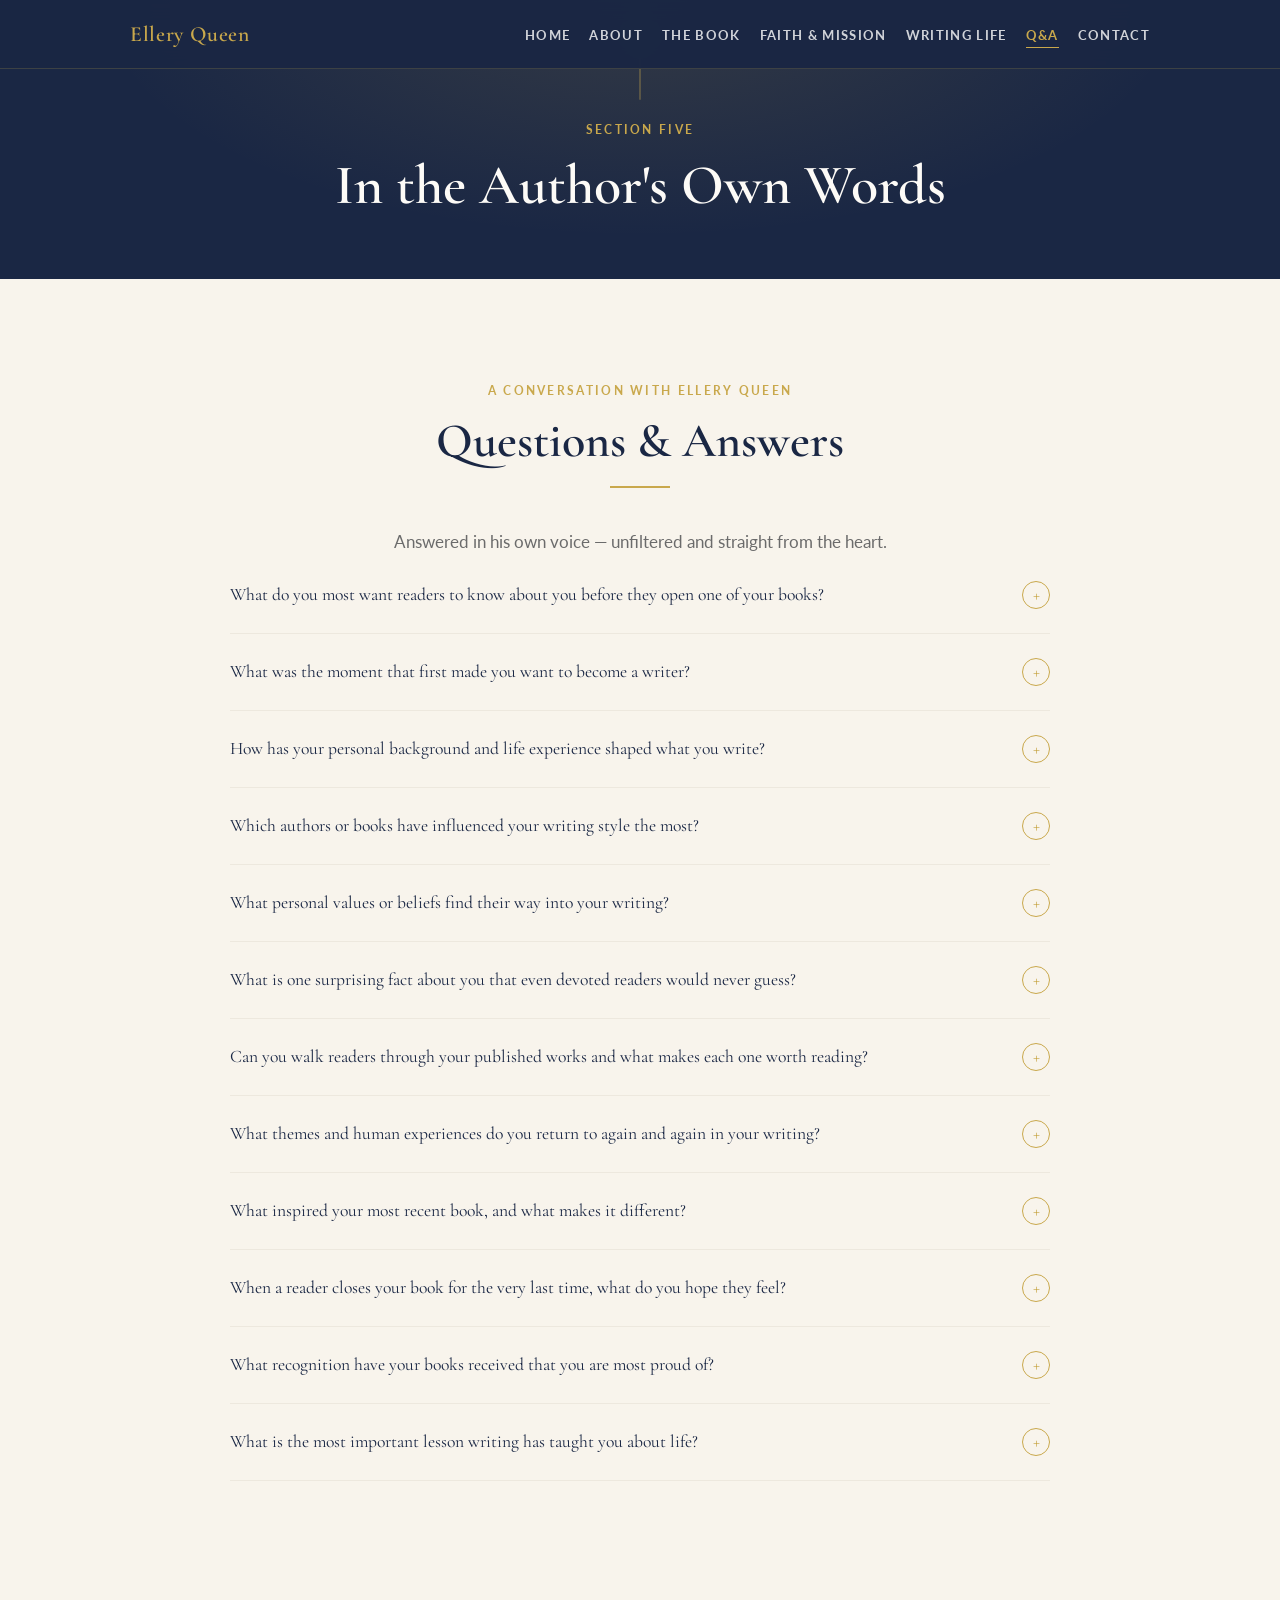
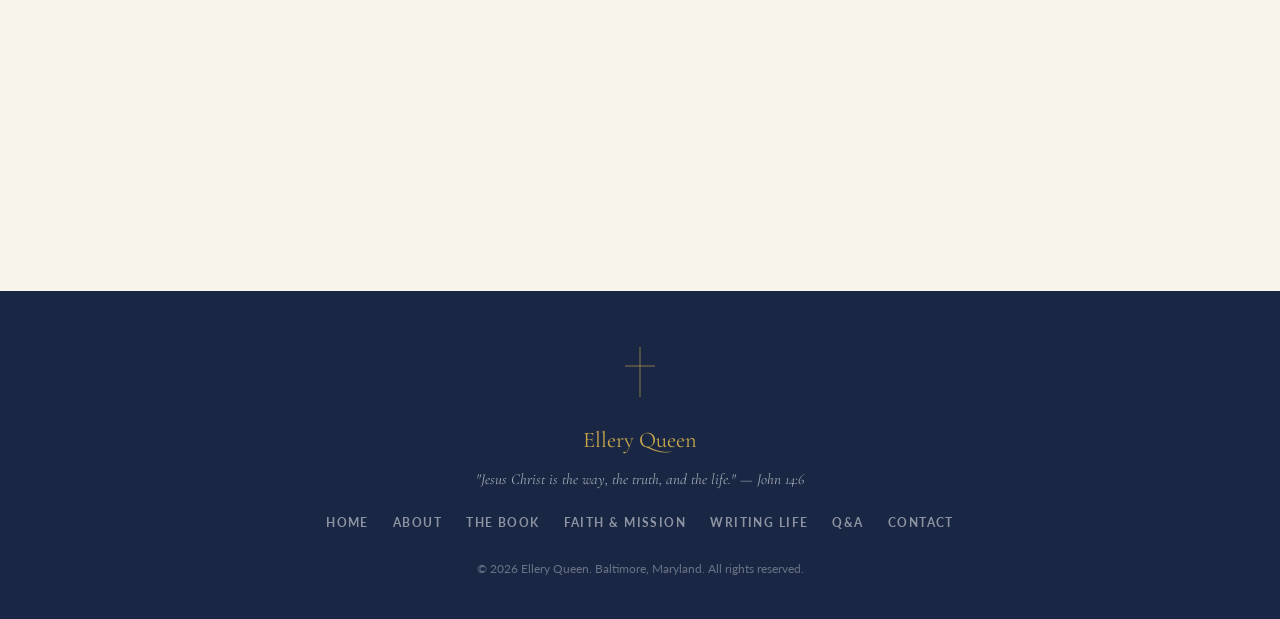
<file: qa.html>
<!DOCTYPE html>
<html lang="en">
<head>
  <meta charset="UTF-8" />
  <meta name="viewport" content="width=device-width, initial-scale=1.0" />
  <title>Q&amp;A — Ellery Queen</title>
  <link rel="preconnect" href="https://fonts.googleapis.com" />
  <link rel="preconnect" href="https://fonts.gstatic.com" crossorigin />
  <link href="https://fonts.googleapis.com/css2?family=Cormorant+Garamond:ital,wght@0,300;0,400;0,600;0,700;1,300;1,400&family=Lato:wght@300;400;700&display=swap" rel="stylesheet" />
  <link rel="stylesheet" href="style.css" />
</head>
<body>

  <!-- ========== NAVIGATION ========== -->
  <header id="site-header">
    <nav class="nav-container">
      <a href="index.html" class="nav-logo">Ellery Queen</a>
      <button class="nav-toggle" id="nav-toggle" aria-label="Open menu">
        <span></span><span></span><span></span>
      </button>
      <ul class="nav-links" id="nav-links">
        <li><a href="index.html"   class="nav-link">Home</a></li>
        <li><a href="about.html"   class="nav-link">About</a></li>
        <li><a href="book.html"    class="nav-link">The Book</a></li>
        <li><a href="faith.html"   class="nav-link">Faith &amp; Mission</a></li>
        <li><a href="writing.html" class="nav-link">Writing Life</a></li>
        <li><a href="qa.html"      class="nav-link">Q&amp;A</a></li>
        <li><a href="contact.html" class="nav-link">Contact</a></li>
      </ul>
    </nav>
  </header>

  <!-- ========== PAGE HERO ========== -->
  <div class="page-hero">
    <div class="page-hero-cross" aria-hidden="true"></div>
    <div class="container">
      <p class="section-eyebrow">Section Five</p>
      <h1>In the Author's Own Words</h1>
    </div>
  </div>

  <!-- ========== Q&A ========== -->
  <section class="section qa-section">
    <div class="container">
      <div class="section-header fade-in">
        <p class="section-eyebrow">A Conversation with Ellery Queen</p>
        <h2 class="section-title">Questions &amp; Answers</h2>
        <div class="section-divider"></div>
        <p class="section-intro">Answered in his own voice — unfiltered and straight from the heart.</p>
      </div>

      <div class="qa-list">

        <div class="qa-item fade-in">
          <button class="qa-question" aria-expanded="false">
            What do you most want readers to know about you before they open one of your books?
            <span class="qa-toggle-icon" aria-hidden="true">+</span>
          </button>
          <div class="qa-answer">
            <p>I want people to know that I am a regular hard working American like most of us out there — nothing special. I just love Jesus Christ our Lord and Savior and thank him every second, every micro second of every day for what he has done — not only for our sins but for the sins of the whole world.</p>
          </div>
        </div>

        <div class="qa-item fade-in">
          <button class="qa-question" aria-expanded="false">
            What was the moment that first made you want to become a writer?
            <span class="qa-toggle-icon" aria-hidden="true">+</span>
          </button>
          <div class="qa-answer">
            <p>I just started writing one day and haven't stopped since. I believe it is the Holy Spirit working through me to write these spiritual passages and to bring more souls to Jesus Christ our Lord and Savior.</p>
          </div>
        </div>

        <div class="qa-item fade-in">
          <button class="qa-question" aria-expanded="false">
            How has your personal background and life experience shaped what you write?
            <span class="qa-toggle-icon" aria-hidden="true">+</span>
          </button>
          <div class="qa-answer">
            <p>Well that is an easy one — I am a Christian from the word go and that lifestyle and the experiences in this life have inspired me to write this spiritual book. And like I said before, this book is definitely the Holy Ghost working through me.</p>
          </div>
        </div>

        <div class="qa-item fade-in">
          <button class="qa-question" aria-expanded="false">
            Which authors or books have influenced your writing style the most?
            <span class="qa-toggle-icon" aria-hidden="true">+</span>
          </button>
          <div class="qa-answer">
            <p>I would say the Holy Bible — the New Testament, the writings of the Apostles, mainly the Apostle Paul. His writings really inspired me to write this spiritual book.</p>
          </div>
        </div>

        <div class="qa-item fade-in">
          <button class="qa-question" aria-expanded="false">
            What personal values or beliefs find their way into your writing?
            <span class="qa-toggle-icon" aria-hidden="true">+</span>
          </button>
          <div class="qa-answer">
            <p>People ask me why I smile all the time or why I am so happy and I always tell people I am living the life — which means I am living the Christian life to the utmost, every second, every micro second of every day, praising Christ Jesus with every thought of mind and spirit. It is possible. We are not perfect by any means, but we can succeed in Christ in anything that we do every single day.</p>
          </div>
        </div>

        <div class="qa-item fade-in">
          <button class="qa-question" aria-expanded="false">
            What is one surprising fact about you that even devoted readers would never guess?
            <span class="qa-toggle-icon" aria-hidden="true">+</span>
          </button>
          <div class="qa-answer">
            <p>I was in the Navy — a submariner. I did 11 years and I live a simple life, which is kind of hard to do in this life and time.</p>
          </div>
        </div>

        <div class="qa-item fade-in">
          <button class="qa-question" aria-expanded="false">
            Can you walk readers through your published works and what makes each one worth reading?
            <span class="qa-toggle-icon" aria-hidden="true">+</span>
          </button>
          <div class="qa-answer">
            <p>This book is a spiritual book — it will take you places spiritually that you could not even imagine you could reach. If you are a believer, a Christian, or not, this book will take you places you have never been before spiritually. It is definitely worth reading if you need guidance in this life, from the good times and the bad. This spiritual book will help you through anything in this life.</p>
          </div>
        </div>

        <div class="qa-item fade-in">
          <button class="qa-question" aria-expanded="false">
            What themes and human experiences do you return to again and again in your writing?
            <span class="qa-toggle-icon" aria-hidden="true">+</span>
          </button>
          <div class="qa-answer">
            <p>The preaching of Jesus Christ and what He did while He was just here a short time in this world is what I try to continue to accomplish in every way — such as loving your neighbor, caring for them that spitefully use you and abuse you, loving your enemies. Even healing — maybe not physically, but with your daily actions. Helping a little old lady across the street, giving money to someone struggling on the street, healing that way and touching every single soul in this life that you can through the Holy Spirit of God the Father and our Lord and Savior Jesus Christ.</p>
          </div>
        </div>

        <div class="qa-item fade-in">
          <button class="qa-question" aria-expanded="false">
            What inspired your most recent book, and what makes it different?
            <span class="qa-toggle-icon" aria-hidden="true">+</span>
          </button>
          <div class="qa-answer">
            <p>Well the Holy Ghost inspired me to write this spiritual book — this is what I thank God the Father and Jesus Christ every day for, inspiring me for the writings of this spiritual book. What makes this book different is the passages relate to everyday challenges of this life. You can find a passage that will inspire you in anything you are going through — something as simple as going to the store to get a loaf of bread, to bringing your soul, mind, and spirit to Jesus Christ literally every second of every day.</p>
          </div>
        </div>

        <div class="qa-item fade-in">
          <button class="qa-question" aria-expanded="false">
            When a reader closes your book for the very last time, what do you hope they feel?
            <span class="qa-toggle-icon" aria-hidden="true">+</span>
          </button>
          <div class="qa-answer">
            <p>I really hope if you are not a Christian that you want to become a Christian — and if you are a Christian, you want to strive to be better on your journey as a Christian. Be Christ-like every day. I want to bring as many souls to Christ as I can, and I believe this book can accomplish that.</p>
          </div>
        </div>

        <div class="qa-item fade-in">
          <button class="qa-question" aria-expanded="false">
            What recognition have your books received that you are most proud of?
            <span class="qa-toggle-icon" aria-hidden="true">+</span>
          </button>
          <div class="qa-answer">
            <p>None that I know of, but this book is a part of my ministry and I have given out hundreds of copies of these spiritual passages — hoping it has brought and saved at least one soul to Jesus Christ our Lord. That is the only recognition I need for this spiritual book: to bring souls to Christ.</p>
          </div>
        </div>

        <div class="qa-item fade-in">
          <button class="qa-question" aria-expanded="false">
            What is the most important lesson writing has taught you about life?
            <span class="qa-toggle-icon" aria-hidden="true">+</span>
          </button>
          <div class="qa-answer">
            <p>That with Jesus Christ, all things are possible through Him — no matter how low you get, no matter how high you get, Jesus Christ our Lord is always there. Even through the worst of times, Jesus will always be there with you until the end of time.</p>
          </div>
        </div>

        <div class="qa-item fade-in">
          <button class="qa-question" aria-expanded="false">
            If your entire writing career had to be captured in a single sentence, what would it say?
            <span class="qa-toggle-icon" aria-hidden="true">+</span>
          </button>
          <div class="qa-answer">
            <p>Jesus Christ the Son of God is the only way to gaining everlasting life — He, Christ Jesus, is the way, the truth, and the life.</p>
          </div>
        </div>

        <div class="qa-item fade-in">
          <button class="qa-question" aria-expanded="false">
            What are you currently working on, and what can readers look forward to?
            <span class="qa-toggle-icon" aria-hidden="true">+</span>
          </button>
          <div class="qa-answer">
            <p>Well, I am not really working on anything right now but I am still writing passages — hopefully for a book in the near future.</p>
          </div>
        </div>

        <div class="qa-item fade-in">
          <button class="qa-question" aria-expanded="false">
            How do you stay connected with your readers beyond the books?
            <span class="qa-toggle-icon" aria-hidden="true">+</span>
          </button>
          <div class="qa-answer">
            <p>I feel as though I stay in touch through the writings of this book — Spiritual Passages — and that will take us beyond where we need to go spiritually.</p>
          </div>
        </div>

        <div class="qa-item fade-in">
          <button class="qa-question" aria-expanded="false">
            What does a typical writing day look like for you?
            <span class="qa-toggle-icon" aria-hidden="true">+</span>
          </button>
          <div class="qa-answer">
            <p>Well, I start out the day every day on my knees, thanking our Lord and Savior for what He did — not only for our sins but for the sins of the whole world. Not only dying on the cross and shedding His precious blood, but going beyond the cross, having His precious soul suffer in hell for our sins. I also pray for forgiveness of my sins. I live this every second, every micro second of every day. This inspires me to do well during my life in this world and helps me to make it through every single day.</p>
          </div>
        </div>

      </div>
    </div>
  </section>

  <!-- ========== FOOTER ========== -->
  <footer class="site-footer">
    <div class="container footer-inner">
      <div class="footer-cross" aria-hidden="true"></div>
      <p class="footer-name">Ellery Queen</p>
      <p class="footer-tagline">"Jesus Christ is the way, the truth, and the life." — John 14:6</p>
      <nav class="footer-nav" aria-label="Footer navigation">
        <a href="index.html">Home</a>
        <a href="about.html">About</a>
        <a href="book.html">The Book</a>
        <a href="faith.html">Faith &amp; Mission</a>
        <a href="writing.html">Writing Life</a>
        <a href="qa.html">Q&amp;A</a>
        <a href="contact.html">Contact</a>
      </nav>
      <p class="footer-copy">&copy; <span id="footer-year"></span> Ellery Queen. Baltimore, Maryland. All rights reserved.</p>
    </div>
  </footer>

  <script src="script.js"></script>
</body>
</html>
</file>
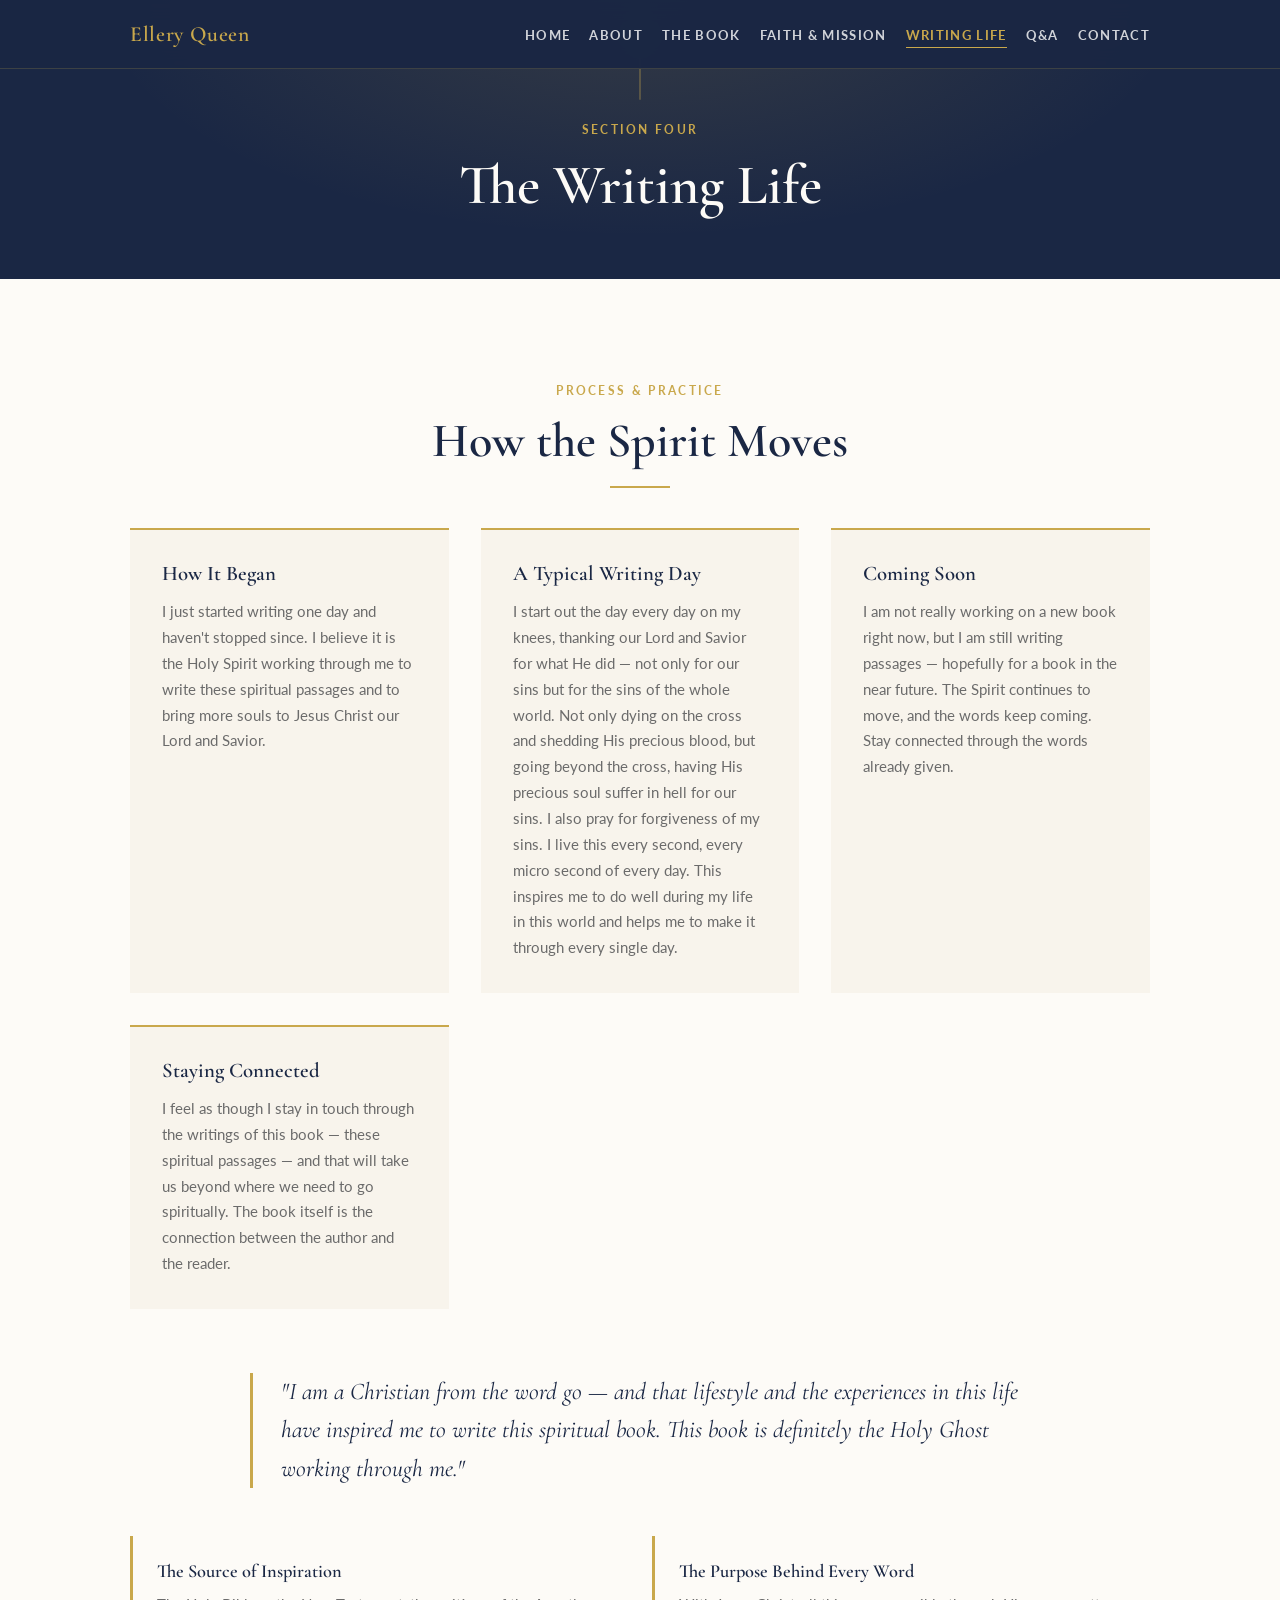
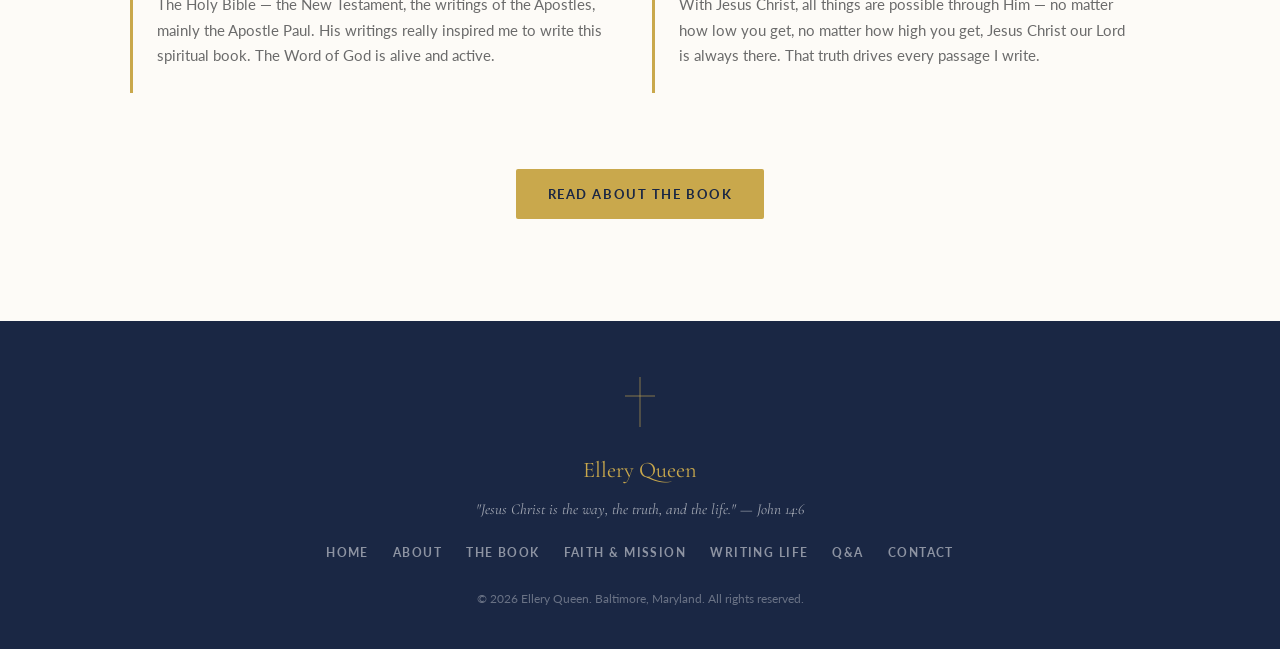
<file: writing.html>
<!DOCTYPE html>
<html lang="en">
<head>
  <meta charset="UTF-8" />
  <meta name="viewport" content="width=device-width, initial-scale=1.0" />
  <title>Writing Life — Ellery Queen</title>
  <link rel="preconnect" href="https://fonts.googleapis.com" />
  <link rel="preconnect" href="https://fonts.gstatic.com" crossorigin />
  <link href="https://fonts.googleapis.com/css2?family=Cormorant+Garamond:ital,wght@0,300;0,400;0,600;0,700;1,300;1,400&family=Lato:wght@300;400;700&display=swap" rel="stylesheet" />
  <link rel="stylesheet" href="style.css" />
</head>
<body>

  <!-- ========== NAVIGATION ========== -->
  <header id="site-header">
    <nav class="nav-container">
      <a href="index.html" class="nav-logo">Ellery Queen</a>
      <button class="nav-toggle" id="nav-toggle" aria-label="Open menu">
        <span></span><span></span><span></span>
      </button>
      <ul class="nav-links" id="nav-links">
        <li><a href="index.html"   class="nav-link">Home</a></li>
        <li><a href="about.html"   class="nav-link">About</a></li>
        <li><a href="book.html"    class="nav-link">The Book</a></li>
        <li><a href="faith.html"   class="nav-link">Faith &amp; Mission</a></li>
        <li><a href="writing.html" class="nav-link">Writing Life</a></li>
        <li><a href="qa.html"      class="nav-link">Q&amp;A</a></li>
        <li><a href="contact.html" class="nav-link">Contact</a></li>
      </ul>
    </nav>
  </header>

  <!-- ========== PAGE HERO ========== -->
  <div class="page-hero">
    <div class="page-hero-cross" aria-hidden="true"></div>
    <div class="container">
      <p class="section-eyebrow">Section Four</p>
      <h1>The Writing Life</h1>
    </div>
  </div>

  <!-- ========== WRITING SECTION ========== -->
  <section class="section writing-section">
    <div class="container">

      <div class="section-header fade-in">
        <p class="section-eyebrow">Process &amp; Practice</p>
        <h2 class="section-title">How the Spirit Moves</h2>
        <div class="section-divider"></div>
      </div>

      <div class="writing-grid">
        <div class="writing-block fade-in">
          <h3>How It Began</h3>
          <p>I just started writing one day and haven't stopped since. I believe it is the Holy Spirit working through me to write these spiritual passages and to bring more souls to Jesus Christ our Lord and Savior.</p>
        </div>

        <div class="writing-block fade-in">
          <h3>A Typical Writing Day</h3>
          <p>I start out the day every day on my knees, thanking our Lord and Savior for what He did — not only for our sins but for the sins of the whole world. Not only dying on the cross and shedding His precious blood, but going beyond the cross, having His precious soul suffer in hell for our sins. I also pray for forgiveness of my sins. I live this every second, every micro second of every day. This inspires me to do well during my life in this world and helps me to make it through every single day.</p>
        </div>

        <div class="writing-block fade-in">
          <h3>Coming Soon</h3>
          <p>I am not really working on a new book right now, but I am still writing passages — hopefully for a book in the near future. The Spirit continues to move, and the words keep coming. Stay connected through the words already given.</p>
        </div>

        <div class="writing-block fade-in">
          <h3>Staying Connected</h3>
          <p>I feel as though I stay in touch through the writings of this book — these spiritual passages — and that will take us beyond where we need to go spiritually. The book itself is the connection between the author and the reader.</p>
        </div>
      </div>

      <!-- EXTENDED REFLECTION -->
      <div style="margin-top:4rem;max-width:780px;margin-left:auto;margin-right:auto;" class="fade-in">
        <blockquote class="pull-quote">
          "I am a Christian from the word go — and that lifestyle and the experiences in this life have inspired me to write this spiritual book. This book is definitely the Holy Ghost working through me."
        </blockquote>
      </div>

      <div style="margin-top:3rem;display:grid;grid-template-columns:repeat(auto-fit,minmax(280px,1fr));gap:1.5rem;" class="fade-in">
        <div class="book-promise">
          <h4>The Source of Inspiration</h4>
          <p>The Holy Bible — the New Testament, the writings of the Apostles, mainly the Apostle Paul. His writings really inspired me to write this spiritual book. The Word of God is alive and active.</p>
        </div>
        <div class="book-promise">
          <h4>The Purpose Behind Every Word</h4>
          <p>With Jesus Christ, all things are possible through Him — no matter how low you get, no matter how high you get, Jesus Christ our Lord is always there. That truth drives every passage I write.</p>
        </div>
      </div>

      <div style="text-align:center;margin-top:3rem;" class="fade-in">
        <a href="book.html" class="btn btn-primary">Read About the Book</a>
      </div>

    </div>
  </section>

  <!-- ========== FOOTER ========== -->
  <footer class="site-footer">
    <div class="container footer-inner">
      <div class="footer-cross" aria-hidden="true"></div>
      <p class="footer-name">Ellery Queen</p>
      <p class="footer-tagline">"Jesus Christ is the way, the truth, and the life." — John 14:6</p>
      <nav class="footer-nav" aria-label="Footer navigation">
        <a href="index.html">Home</a>
        <a href="about.html">About</a>
        <a href="book.html">The Book</a>
        <a href="faith.html">Faith &amp; Mission</a>
        <a href="writing.html">Writing Life</a>
        <a href="qa.html">Q&amp;A</a>
        <a href="contact.html">Contact</a>
      </nav>
      <p class="footer-copy">&copy; <span id="footer-year"></span> Ellery Queen. Baltimore, Maryland. All rights reserved.</p>
    </div>
  </footer>

  <script src="script.js"></script>
</body>
</html>
</file>
<file: style.css>
/* ============================================================
   ELLERY QUEEN — SPIRITUAL PASSAGES  |  Shared Stylesheet
   Palette: Deep navy #1A2744, Gold #C9A84C, Ivory #F8F4EC,
            Soft white #FDFBF7, Dark text #1C1C1E, Muted #6B6B6B
   ============================================================ */

*, *::before, *::after { box-sizing: border-box; margin: 0; padding: 0; }

:root {
  --navy:   #1A2744;
  --navy2:  #243256;
  --gold:   #C9A84C;
  --gold2:  #E4C76B;
  --ivory:  #F8F4EC;
  --white:  #FDFBF7;
  --dark:   #1C1C1E;
  --muted:  #6B6B6B;
  --light:  #EDE8DE;

  --serif:  'Cormorant Garamond', Georgia, serif;
  --sans:   'Lato', system-ui, sans-serif;

  --max-w: 1100px;
  --pad:   clamp(1.25rem, 4vw, 2.5rem);
  --section-gap: clamp(4rem, 8vw, 7rem);
}

html { scroll-behavior: smooth; font-size: 16px; }

body {
  font-family: var(--sans);
  background: var(--white);
  color: var(--dark);
  line-height: 1.7;
  overflow-x: hidden;
}

/* ── TYPOGRAPHY ── */
h1, h2, h3, h4 { font-family: var(--serif); font-weight: 600; line-height: 1.2; }

.section-eyebrow {
  font-family: var(--sans);
  font-size: 0.72rem;
  font-weight: 700;
  letter-spacing: 0.2em;
  text-transform: uppercase;
  color: var(--gold);
  margin-bottom: 0.75rem;
}

.section-title {
  font-family: var(--serif);
  font-size: clamp(2rem, 4vw, 3rem);
  color: var(--navy);
  margin-bottom: 1rem;
}

.section-divider {
  width: 60px;
  height: 2px;
  background: var(--gold);
  margin: 0 auto 2.5rem;
}

.section-header { text-align: center; }
.section-intro { color: var(--muted); font-size: 1.05rem; max-width: 580px; margin: 0 auto; }

/* ── LAYOUT ── */
.container {
  max-width: var(--max-w);
  margin: 0 auto;
  padding: 0 var(--pad);
}

.section {
  padding: var(--section-gap) 0;
}

/* ── NAVIGATION ── */
#site-header {
  position: fixed;
  top: 0; left: 0; right: 0;
  z-index: 900;
  background: rgba(26, 39, 68, 0.97);
  backdrop-filter: blur(10px);
  border-bottom: 1px solid rgba(201, 168, 76, 0.2);
  transition: box-shadow 0.3s;
}

#site-header.scrolled { box-shadow: 0 4px 30px rgba(0,0,0,0.3); }

.nav-container {
  max-width: var(--max-w);
  margin: 0 auto;
  padding: 0 var(--pad);
  display: flex;
  align-items: center;
  justify-content: space-between;
  height: 68px;
}

.nav-logo {
  font-family: var(--serif);
  font-size: 1.35rem;
  color: var(--gold);
  text-decoration: none;
  font-weight: 600;
  letter-spacing: 0.03em;
  flex-shrink: 0;
}

.nav-links {
  display: flex;
  list-style: none;
  gap: clamp(0.8rem, 1.5vw, 1.5rem);
  align-items: center;
}

.nav-link {
  font-family: var(--sans);
  font-size: 0.82rem;
  font-weight: 700;
  letter-spacing: 0.1em;
  text-transform: uppercase;
  color: rgba(255,255,255,0.8);
  text-decoration: none;
  padding: 0.25rem 0;
  border-bottom: 1px solid transparent;
  transition: color 0.2s, border-color 0.2s;
}

.nav-link:hover,
.nav-link.active { color: var(--gold); border-bottom-color: var(--gold); }

.nav-toggle {
  display: none;
  flex-direction: column;
  gap: 5px;
  background: none;
  border: none;
  cursor: pointer;
  padding: 4px;
}

.nav-toggle span {
  display: block;
  width: 24px;
  height: 2px;
  background: var(--gold);
  transition: transform 0.3s, opacity 0.3s;
}

.nav-toggle.open span:nth-child(1) { transform: translateY(7px) rotate(45deg); }
.nav-toggle.open span:nth-child(2) { opacity: 0; }
.nav-toggle.open span:nth-child(3) { transform: translateY(-7px) rotate(-45deg); }

/* ── INTRO SCREEN ── */
#intro-screen {
  position: fixed;
  inset: 0;
  z-index: 9999;
  background: var(--navy);
  display: flex;
  align-items: center;
  justify-content: center;
  flex-direction: column;
  transition: opacity 0.8s ease, visibility 0.8s ease;
}

#intro-screen.hidden { opacity: 0; visibility: hidden; pointer-events: none; }

.intro-cross {
  position: absolute;
  width: 4px;
  height: 120px;
  background: var(--gold);
  top: 50%;
  left: 50%;
  transform: translate(-50%, -120%) scaleY(0);
  transform-origin: bottom;
  animation: crossGrow 1.2s 0.3s ease forwards;
  border-radius: 2px;
}

.intro-cross::after {
  content: '';
  position: absolute;
  width: 70px;
  height: 4px;
  background: var(--gold);
  top: 35%;
  left: 50%;
  transform: translateX(-50%) scaleX(0);
  animation: crossH 0.6s 1.4s ease forwards;
  border-radius: 2px;
}

@keyframes crossGrow { to { transform: translate(-50%, -120%) scaleY(1); } }
@keyframes crossH    { to { transform: translateX(-50%) scaleX(1); } }

.intro-rays {
  position: absolute;
  inset: 0;
  background: radial-gradient(ellipse at center, rgba(201,168,76,0.12) 0%, transparent 65%);
  animation: raysPulse 3s 1.8s ease-in-out infinite alternate;
}

@keyframes raysPulse {
  from { opacity: 0.4; }
  to   { opacity: 1; }
}

.intro-content {
  position: relative;
  text-align: center;
  padding: 2rem;
  animation: introFadeUp 0.8s 1.8s ease both;
}

@keyframes introFadeUp {
  from { opacity: 0; transform: translateY(20px); }
  to   { opacity: 1; transform: translateY(0); }
}

.intro-eyebrow {
  font-family: var(--sans);
  font-size: 0.72rem;
  font-weight: 700;
  letter-spacing: 0.25em;
  text-transform: uppercase;
  color: var(--gold);
  margin-bottom: 1rem;
}

.intro-title {
  font-family: var(--serif);
  font-size: clamp(2.5rem, 6vw, 4rem);
  color: var(--white);
  margin-bottom: 1.25rem;
}

.intro-verse {
  font-family: var(--serif);
  font-style: italic;
  color: rgba(255,255,255,0.7);
  font-size: 1.1rem;
  margin-bottom: 2rem;
  line-height: 1.6;
}

.intro-verse span { display: block; font-size: 0.85rem; color: var(--gold); margin-top: 0.5rem; }

.intro-btn {
  background: var(--gold);
  color: var(--navy);
  border: none;
  padding: 0.9rem 2.5rem;
  font-family: var(--sans);
  font-size: 0.82rem;
  font-weight: 700;
  letter-spacing: 0.15em;
  text-transform: uppercase;
  cursor: pointer;
  border-radius: 2px;
  transition: background 0.2s, transform 0.2s;
}

.intro-btn:hover { background: var(--gold2); transform: translateY(-2px); }

/* ── PAGE HERO (inner pages) ── */
.page-hero {
  background: var(--navy);
  padding: 120px 0 60px;
  text-align: center;
  position: relative;
  overflow: hidden;
}

.page-hero::before {
  content: '';
  position: absolute;
  inset: 0;
  background: radial-gradient(ellipse at center top, rgba(201,168,76,0.15) 0%, transparent 60%);
  pointer-events: none;
}

.page-hero-cross {
  position: absolute;
  width: 2px;
  height: 80px;
  background: rgba(201,168,76,0.3);
  top: 20px;
  left: 50%;
  transform: translateX(-50%);
  border-radius: 1px;
}

.page-hero-cross::after {
  content: '';
  position: absolute;
  width: 48px;
  height: 2px;
  background: rgba(201,168,76,0.3);
  top: 30%;
  left: 50%;
  transform: translateX(-50%);
  border-radius: 1px;
}

.page-hero h1 {
  font-family: var(--serif);
  font-size: clamp(2.2rem, 5vw, 3.5rem);
  color: var(--white);
  position: relative;
}

.page-hero .section-eyebrow { position: relative; }

/* ── HOMEPAGE HERO ── */
.hero-section {
  background: var(--navy);
  padding: 140px 0 80px;
  text-align: center;
  position: relative;
  overflow: hidden;
  min-height: 100vh;
  display: flex;
  align-items: center;
}

.hero-bg-cross {
  position: absolute;
  width: 3px;
  height: 200px;
  background: rgba(201,168,76,0.15);
  top: 60px;
  left: 50%;
  transform: translateX(-50%);
  border-radius: 2px;
}

.hero-bg-cross::after {
  content: '';
  position: absolute;
  width: 120px;
  height: 3px;
  background: rgba(201,168,76,0.15);
  top: 35%;
  left: 50%;
  transform: translateX(-50%);
}

.hero-glow {
  position: absolute;
  inset: 0;
  background: radial-gradient(ellipse at center top, rgba(201,168,76,0.12) 0%, transparent 65%);
  pointer-events: none;
}

.hero-content { position: relative; width: 100%; }

.hero-heading {
  font-family: var(--serif);
  font-size: clamp(2.5rem, 6vw, 4.5rem);
  color: var(--white);
  margin-bottom: 1.5rem;
  line-height: 1.15;
}

.hero-tagline {
  font-family: var(--serif);
  font-style: italic;
  font-size: clamp(1rem, 2vw, 1.25rem);
  color: rgba(255,255,255,0.75);
  max-width: 700px;
  margin: 0 auto 2.5rem;
  line-height: 1.7;
}

.desktop-br { display: none; }
@media (min-width: 700px) { .desktop-br { display: inline; } }

.hero-cta { display: flex; gap: 1rem; justify-content: center; flex-wrap: wrap; }

/* ── BUTTONS ── */
.btn {
  display: inline-block;
  padding: 0.85rem 2rem;
  font-family: var(--sans);
  font-size: 0.82rem;
  font-weight: 700;
  letter-spacing: 0.12em;
  text-transform: uppercase;
  text-decoration: none;
  border-radius: 2px;
  cursor: pointer;
  border: none;
  transition: all 0.2s;
}

.btn-primary {
  background: var(--gold);
  color: var(--navy);
}

.btn-primary:hover { background: var(--gold2); transform: translateY(-2px); box-shadow: 0 6px 20px rgba(201,168,76,0.35); }

.btn-ghost {
  background: transparent;
  color: rgba(255,255,255,0.85);
  border: 1px solid rgba(255,255,255,0.3);
}

.btn-ghost:hover { border-color: var(--gold); color: var(--gold); }

.btn-navy {
  background: var(--navy);
  color: var(--white);
}

.btn-navy:hover { background: var(--navy2); transform: translateY(-2px); }

.btn-full { width: 100%; text-align: center; }

/* ── SCROLL HINT ── */
.scroll-hint {
  position: absolute;
  bottom: 2rem;
  left: 50%;
  transform: translateX(-50%);
}

.scroll-hint span {
  display: block;
  width: 1px;
  height: 50px;
  background: linear-gradient(to bottom, rgba(201,168,76,0.8), transparent);
  margin: 0 auto;
  animation: scrollLine 2s ease-in-out infinite;
}

@keyframes scrollLine {
  0%, 100% { transform: scaleY(1); opacity: 1; }
  50% { transform: scaleY(0.5); opacity: 0.4; }
}

/* ── ABOUT CARDS ── */
.about-grid {
  display: grid;
  grid-template-columns: repeat(auto-fit, minmax(240px, 1fr));
  gap: 1.5rem;
  margin-bottom: 3rem;
}

.about-card {
  background: var(--ivory);
  border: 1px solid var(--light);
  border-top: 3px solid var(--gold);
  padding: 2rem 1.75rem;
  border-radius: 2px;
  transition: transform 0.25s, box-shadow 0.25s;
}

.about-card:hover { transform: translateY(-4px); box-shadow: 0 12px 40px rgba(26,39,68,0.1); }

.card-icon {
  font-size: 1.8rem;
  margin-bottom: 1rem;
  color: var(--gold);
}

.about-card h3 {
  font-family: var(--serif);
  font-size: 1.3rem;
  color: var(--navy);
  margin-bottom: 0.75rem;
}

.about-card p { color: var(--muted); font-size: 0.95rem; }

.about-extended { text-align: center; }

.pull-quote {
  font-family: var(--serif);
  font-size: clamp(1.15rem, 2.5vw, 1.5rem);
  font-style: italic;
  color: var(--navy);
  max-width: 780px;
  margin: 0 auto;
  line-height: 1.6;
  border-left: 3px solid var(--gold);
  padding-left: 1.75rem;
  text-align: left;
}

/* ── AUTHOR PORTRAIT ── */
.author-intro {
  display: grid;
  grid-template-columns: minmax(220px, 320px) 1fr;
  gap: 2.5rem;
  align-items: center;
  margin-bottom: 3.5rem;
}

.author-portrait-frame {
  background: var(--ivory);
  border: 1px solid var(--light);
  border-top: 3px solid var(--gold);
  border-radius: 2px;
  padding: 0.75rem;
  transition: transform 0.25s, box-shadow 0.25s;
}

.author-portrait-frame:hover {
  transform: translateY(-4px);
  box-shadow: 0 12px 40px rgba(26, 39, 68, 0.1);
}

.author-portrait-frame img {
  display: block;
  width: 100%;
  height: auto;
  border-radius: 1px;
}

.author-portrait-caption {
  text-align: center;
  font-family: var(--serif);
  font-size: 0.95rem;
  color: var(--navy);
  margin-top: 0.85rem;
  letter-spacing: 0.02em;
}

.author-intro-text h2 {
  font-family: var(--serif);
  color: var(--navy);
  font-size: clamp(1.4rem, 3vw, 1.9rem);
  margin-bottom: 0.85rem;
}

.author-intro-text p {
  color: var(--muted);
  font-size: 1rem;
  line-height: 1.7;
}

@media (max-width: 700px) {
  .author-intro {
    grid-template-columns: 1fr;
    text-align: center;
  }
  .author-portrait-frame {
    max-width: 320px;
    margin: 0 auto;
  }
}
/* ── BOOK SECTION ── */
.book-section { background: var(--ivory); }

.book-feature {
  display: grid;
  grid-template-columns: 280px 1fr;
  gap: 4rem;
  align-items: start;
  margin-bottom: 4rem;
}

.book-cover-wrapper {
  position: sticky;
  top: 90px;
  text-align: center;
}

.book-cover-img {
  width: 100%;
  max-width: 280px;
  border-radius: 4px;
  box-shadow: 0 20px 60px rgba(26,39,68,0.3);
}

.book-cover-art {
  width: 100%;
  max-width: 280px;
  aspect-ratio: 2/3;
  background: linear-gradient(135deg, var(--navy) 0%, var(--navy2) 100%);
  border-radius: 4px;
  box-shadow: 0 20px 60px rgba(26,39,68,0.3);
  display: flex;
  flex-direction: column;
  align-items: center;
  justify-content: flex-end;
  padding: 2rem 1.5rem;
  position: relative;
  overflow: hidden;
  margin: 0 auto;
}

.book-cover-cross {
  position: absolute;
  width: 3px;
  height: 100px;
  background: rgba(201,168,76,0.4);
  top: 20px;
  left: 50%;
  transform: translateX(-50%);
}

.book-cover-cross::after {
  content: '';
  position: absolute;
  width: 60px;
  height: 3px;
  background: rgba(201,168,76,0.4);
  top: 35%;
  left: 50%;
  transform: translateX(-50%);
}

.book-cover-author, .book-cover-subtitle {
  color: var(--gold);
  font-family: var(--serif);
  position: relative;
  text-align: center;
}

.book-cover-subtitle { font-size: 1.4rem; font-style: italic; margin-bottom: 0.5rem; }
.book-cover-author { font-size: 0.85rem; letter-spacing: 0.12em; opacity: 0.8; }

.buy-btn {
  display: inline-block;
  margin-top: 1.5rem;
  background: var(--gold);
  color: var(--navy);
  padding: 0.8rem 1.5rem;
  font-family: var(--sans);
  font-size: 0.78rem;
  font-weight: 700;
  letter-spacing: 0.12em;
  text-transform: uppercase;
  text-decoration: none;
  border-radius: 2px;
  transition: background 0.2s, transform 0.2s;
}

.buy-btn:hover { background: var(--gold2); transform: translateY(-2px); }

.book-subtitle {
  font-family: var(--serif);
  font-size: clamp(1.6rem, 3vw, 2.2rem);
  color: var(--navy);
  margin-bottom: 1.25rem;
}

.book-desc {
  color: var(--muted);
  margin-bottom: 2rem;
  font-size: 1rem;
}

.book-promise {
  margin-bottom: 1.75rem;
  padding: 1.5rem;
  background: var(--white);
  border-left: 3px solid var(--gold);
  border-radius: 0 2px 2px 0;
}

.book-promise h4 {
  font-family: var(--serif);
  font-size: 1.15rem;
  color: var(--navy);
  margin-bottom: 0.6rem;
}

.book-promise p { color: var(--muted); font-size: 0.95rem; }

.book-hope {
  background: var(--navy);
  padding: 1.75rem;
  border-radius: 2px;
}

.hope-text {
  font-family: var(--serif);
  font-style: italic;
  color: rgba(255,255,255,0.9);
  font-size: 1.1rem;
  line-height: 1.65;
}

.book-themes { margin-top: 1rem; }

.themes-heading {
  font-family: var(--serif);
  font-size: 1.6rem;
  color: var(--navy);
  text-align: center;
  margin-bottom: 2rem;
}

.themes-grid {
  display: grid;
  grid-template-columns: repeat(auto-fit, minmax(220px, 1fr));
  gap: 1.25rem;
}

.theme-item {
  display: flex;
  gap: 1rem;
  align-items: flex-start;
  background: var(--white);
  padding: 1.25rem;
  border-radius: 2px;
  border: 1px solid var(--light);
}

.theme-icon { font-size: 1.5rem; flex-shrink: 0; }
.theme-item p { color: var(--muted); font-size: 0.92rem; }

/* ── FAITH SECTION ── */
.faith-section { background: var(--navy); color: var(--white); }
.faith-section .section-title { color: var(--white); }

.faith-layout {
  display: grid;
  grid-template-columns: 1fr 1fr;
  gap: 3rem;
  margin-bottom: 4rem;
}

.faith-verse-block h3, .faith-lessons h3 {
  font-family: var(--serif);
  font-size: 1.5rem;
  color: var(--gold);
  margin-bottom: 1rem;
}

.faith-verse-block p, .faith-lessons p { color: rgba(255,255,255,0.8); margin-bottom: 1rem; }

.faith-cross-deco {
  width: 2px;
  height: 60px;
  background: rgba(201,168,76,0.4);
  margin-bottom: 1.5rem;
  position: relative;
}

.faith-cross-deco::after {
  content: '';
  position: absolute;
  width: 36px;
  height: 2px;
  background: rgba(201,168,76,0.4);
  top: 35%;
  left: 50%;
  transform: translateX(-50%);
}

.lesson-card {
  border: 1px solid rgba(201,168,76,0.25);
  padding: 1.75rem;
  border-radius: 2px;
}

.lesson-card p {
  font-family: var(--serif);
  font-style: italic;
  font-size: 1.1rem;
  color: rgba(255,255,255,0.9) !important;
  line-height: 1.7;
}

.tagline-banner {
  text-align: center;
  border-top: 1px solid rgba(201,168,76,0.2);
  padding-top: 3rem;
  position: relative;
}

.tagline-cross {
  width: 2px;
  height: 50px;
  background: var(--gold);
  margin: 0 auto 1.5rem;
  position: relative;
  opacity: 0.6;
}

.tagline-cross::after {
  content: '';
  position: absolute;
  width: 30px;
  height: 2px;
  background: var(--gold);
  top: 35%;
  left: 50%;
  transform: translateX(-50%);
}

.tagline-main {
  font-family: var(--serif);
  font-size: clamp(1.2rem, 2.5vw, 1.7rem);
  color: var(--white);
  margin-bottom: 0.5rem;
}

.tagline-sub {
  font-family: var(--serif);
  font-style: italic;
  color: var(--gold);
  font-size: 1.1rem;
}

/* ── WRITING SECTION ── */
.writing-section { background: var(--white); }

.writing-grid {
  display: grid;
  grid-template-columns: repeat(auto-fit, minmax(240px, 1fr));
  gap: 2rem;
}

.writing-block {
  padding: 2rem;
  border-top: 2px solid var(--gold);
  background: var(--ivory);
}

.writing-block h3 {
  font-family: var(--serif);
  font-size: 1.3rem;
  color: var(--navy);
  margin-bottom: 0.75rem;
}

.writing-block p { color: var(--muted); font-size: 0.95rem; }

/* ── Q&A SECTION ── */
.qa-section { background: var(--ivory); }

.qa-list { max-width: 820px; margin: 0 auto; }

.qa-item {
  border-bottom: 1px solid var(--light);
  overflow: hidden;
}

.qa-question {
  width: 100%;
  background: none;
  border: none;
  cursor: pointer;
  display: flex;
  align-items: center;
  justify-content: space-between;
  gap: 1rem;
  padding: 1.5rem 0;
  font-family: var(--serif);
  font-size: 1.1rem;
  color: var(--navy);
  text-align: left;
  transition: color 0.2s;
}

.qa-question:hover { color: var(--gold); }

.qa-toggle-icon {
  flex-shrink: 0;
  width: 28px;
  height: 28px;
  border: 1px solid var(--gold);
  border-radius: 50%;
  display: flex;
  align-items: center;
  justify-content: center;
  font-size: 1.1rem;
  color: var(--gold);
  transition: transform 0.3s;
}

.qa-question[aria-expanded="true"] .qa-toggle-icon { transform: rotate(45deg); }

.qa-answer {
  max-height: 0;
  overflow: hidden;
  transition: max-height 0.45s ease, padding 0.3s ease;
  padding: 0;
}

.qa-answer.open {
  max-height: 400px;
  padding-bottom: 1.5rem;
}

.qa-answer p {
  font-family: var(--serif);
  font-style: italic;
  font-size: 1.05rem;
  color: var(--muted);
  line-height: 1.75;
  border-left: 3px solid var(--gold);
  padding-left: 1.25rem;
}

/* ── CONTACT SECTION ── */
.contact-section { background: var(--white); }

.contact-layout {
  display: grid;
  grid-template-columns: 1fr 1.5fr;
  gap: 3.5rem;
  align-items: start;
}

.contact-info { display: flex; flex-direction: column; gap: 1.25rem; }

.contact-card {
  background: var(--ivory);
  border: 1px solid var(--light);
  border-top: 3px solid var(--gold);
  padding: 1.5rem 1.5rem 1.25rem;
  border-radius: 2px;
}

.contact-icon { font-size: 1.5rem; display: block; margin-bottom: 0.5rem; color: var(--gold); }
.contact-card h3 { font-family: var(--serif); font-size: 1.1rem; color: var(--navy); margin-bottom: 0.4rem; }
.contact-card a, .contact-card p { color: var(--muted); font-size: 0.92rem; text-decoration: none; }
.contact-card a:hover { color: var(--gold); }

.contact-message-box h3 {
  font-family: var(--serif);
  font-size: 1.6rem;
  color: var(--navy);
  margin-bottom: 1.5rem;
}

.contact-form { display: flex; flex-direction: column; gap: 1.25rem; }

.form-group { display: flex; flex-direction: column; gap: 0.4rem; }

.form-group label {
  font-family: var(--sans);
  font-size: 0.78rem;
  font-weight: 700;
  letter-spacing: 0.1em;
  text-transform: uppercase;
  color: var(--navy);
}

.form-group input,
.form-group textarea {
  background: var(--ivory);
  border: 1px solid var(--light);
  border-radius: 2px;
  padding: 0.85rem 1rem;
  font-family: var(--sans);
  font-size: 0.95rem;
  color: var(--dark);
  outline: none;
  transition: border-color 0.2s;
  resize: vertical;
}

.form-group input:focus,
.form-group textarea:focus { border-color: var(--gold); }

.form-note { font-size: 0.85rem; color: var(--muted); margin-top: 0.5rem; }
.form-note.success { color: #2e7d32; }
.form-note.error   { color: #c62828; }

/* ── FOOTER ── */
.site-footer {
  background: var(--navy);
  color: rgba(255,255,255,0.7);
  padding: 3.5rem 0 2.5rem;
  text-align: center;
}

.footer-inner { position: relative; }

.footer-cross {
  width: 2px;
  height: 50px;
  background: rgba(201,168,76,0.3);
  margin: 0 auto 1.5rem;
  position: relative;
}

.footer-cross::after {
  content: '';
  position: absolute;
  width: 30px;
  height: 2px;
  background: rgba(201,168,76,0.3);
  top: 35%;
  left: 50%;
  transform: translateX(-50%);
}

.footer-name {
  font-family: var(--serif);
  font-size: 1.4rem;
  color: var(--gold);
  margin-bottom: 0.5rem;
}

.footer-tagline {
  font-family: var(--serif);
  font-style: italic;
  font-size: 0.95rem;
  color: rgba(255,255,255,0.6);
  margin-bottom: 1.25rem;
}

.footer-nav {
  display: flex;
  gap: 1.5rem;
  justify-content: center;
  flex-wrap: wrap;
  margin-bottom: 1.5rem;
}

.footer-nav a {
  font-family: var(--sans);
  font-size: 0.75rem;
  font-weight: 700;
  letter-spacing: 0.12em;
  text-transform: uppercase;
  color: rgba(255,255,255,0.5);
  text-decoration: none;
  transition: color 0.2s;
}

.footer-nav a:hover { color: var(--gold); }

.footer-copy { font-size: 0.78rem; color: rgba(255,255,255,0.35); }

/* ── FADE-IN ANIMATION ── */
.fade-in {
  opacity: 0;
  transform: translateY(24px);
  transition: opacity 0.7s ease, transform 0.7s ease;
}

.fade-in.visible { opacity: 1; transform: translateY(0); }

/* ── RESPONSIVE ── */
@media (max-width: 900px) {
  .book-feature { grid-template-columns: 1fr; }
  .book-cover-wrapper { position: static; }
  .faith-layout { grid-template-columns: 1fr; gap: 2rem; }
  .contact-layout { grid-template-columns: 1fr; }
}

@media (max-width: 720px) {
  .nav-links {
    position: fixed;
    top: 68px;
    left: 0; right: 0;
    background: var(--navy);
    flex-direction: column;
    padding: 1.5rem var(--pad) 2rem;
    gap: 0;
    transform: translateY(-110%);
    transition: transform 0.35s ease;
    border-bottom: 1px solid rgba(201,168,76,0.15);
    z-index: 888;
  }

  .nav-links.open { transform: translateY(0); }

  .nav-links li { border-bottom: 1px solid rgba(255,255,255,0.06); }
  .nav-link { display: block; padding: 0.85rem 0; border-bottom: none; font-size: 0.9rem; }
  .nav-toggle { display: flex; }
}

@media (max-width: 480px) {
  .about-grid { grid-template-columns: 1fr; }
  .themes-grid { grid-template-columns: 1fr; }
  .writing-grid { grid-template-columns: 1fr; }
  .hero-cta { flex-direction: column; align-items: center; }
}
</file>
